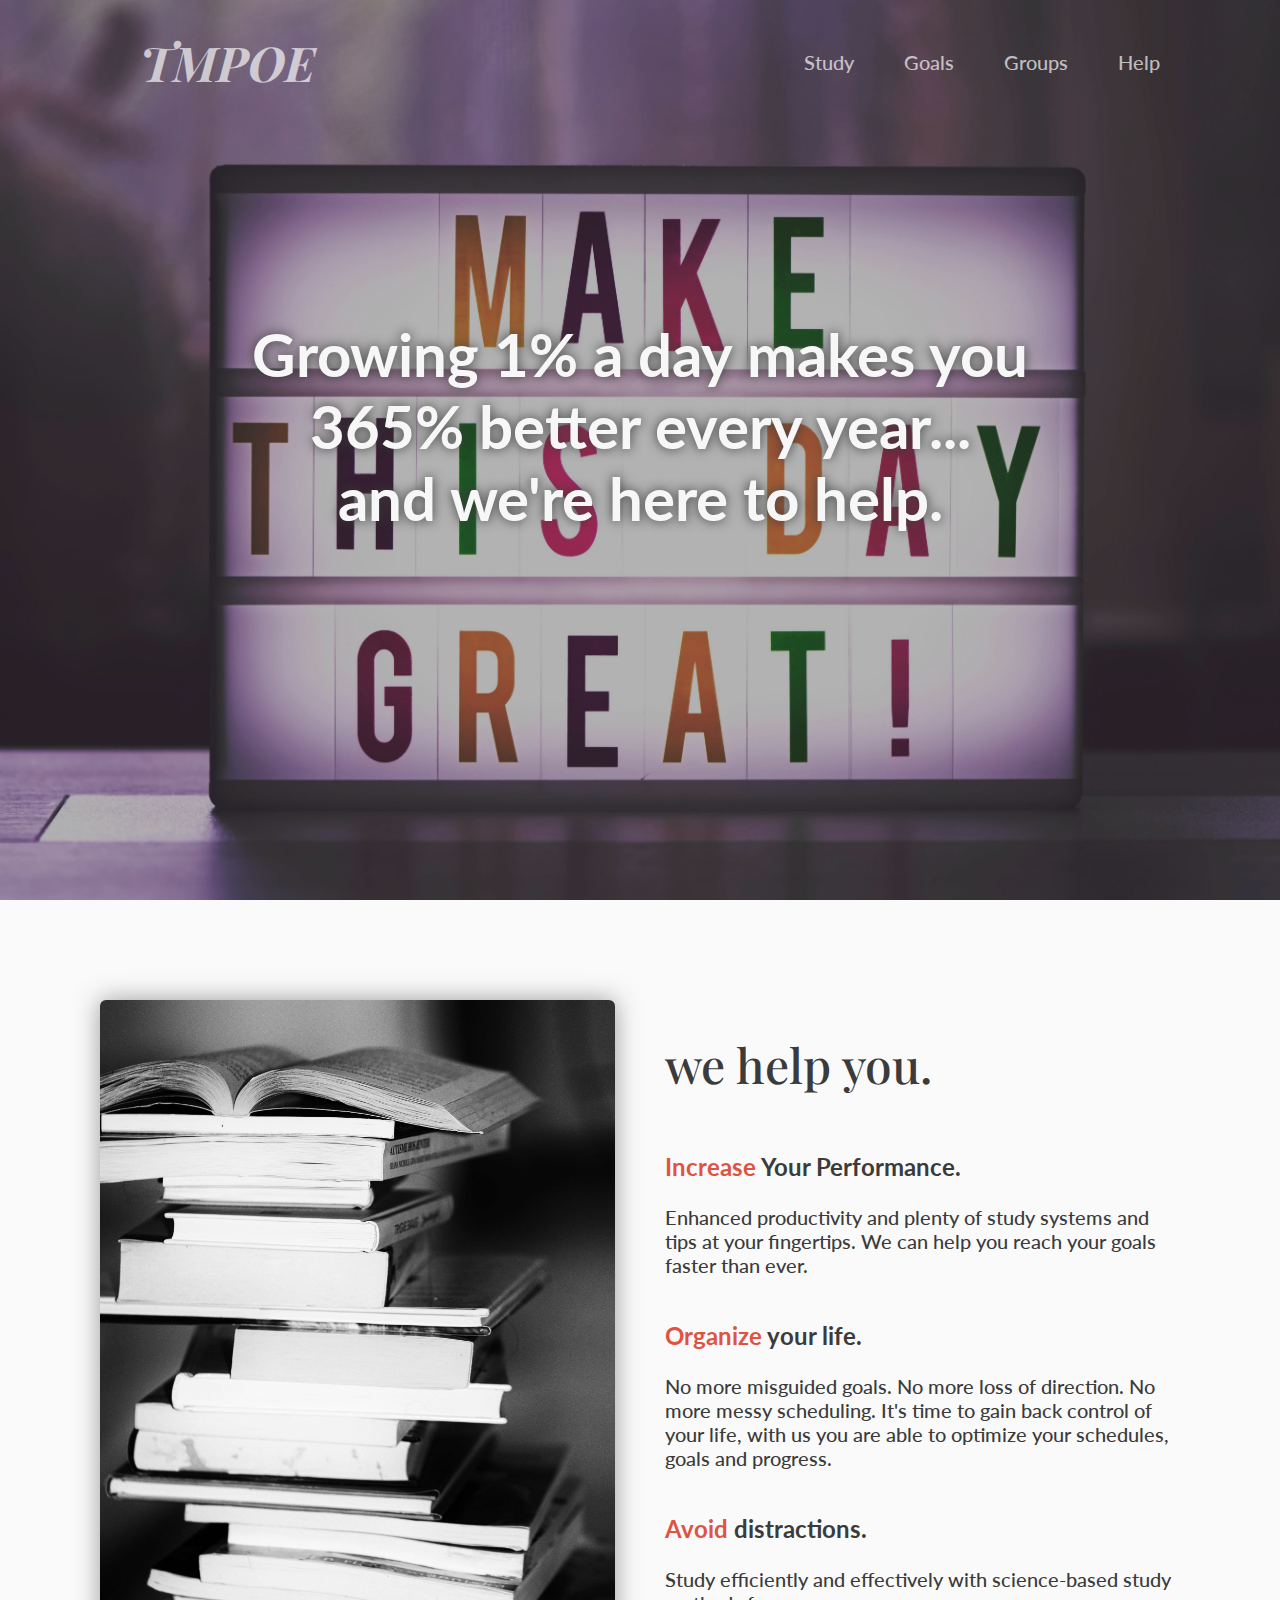
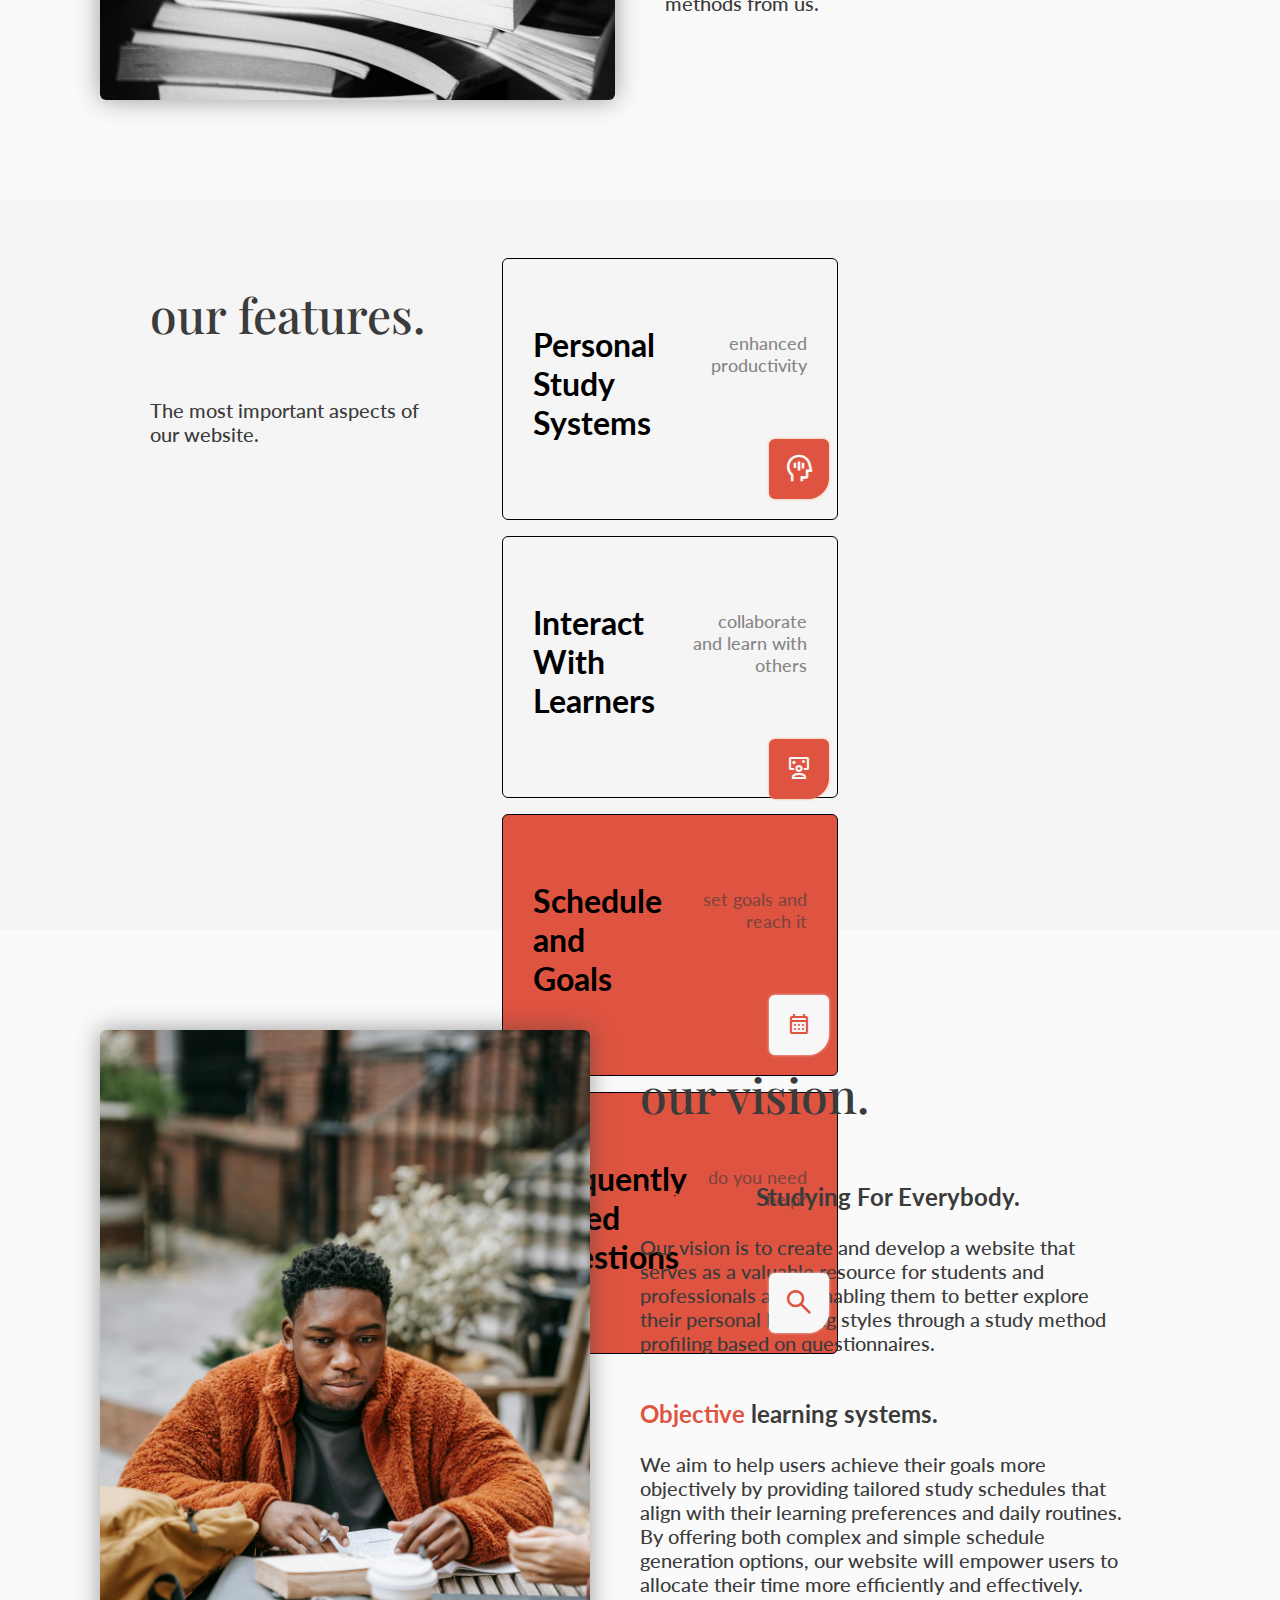
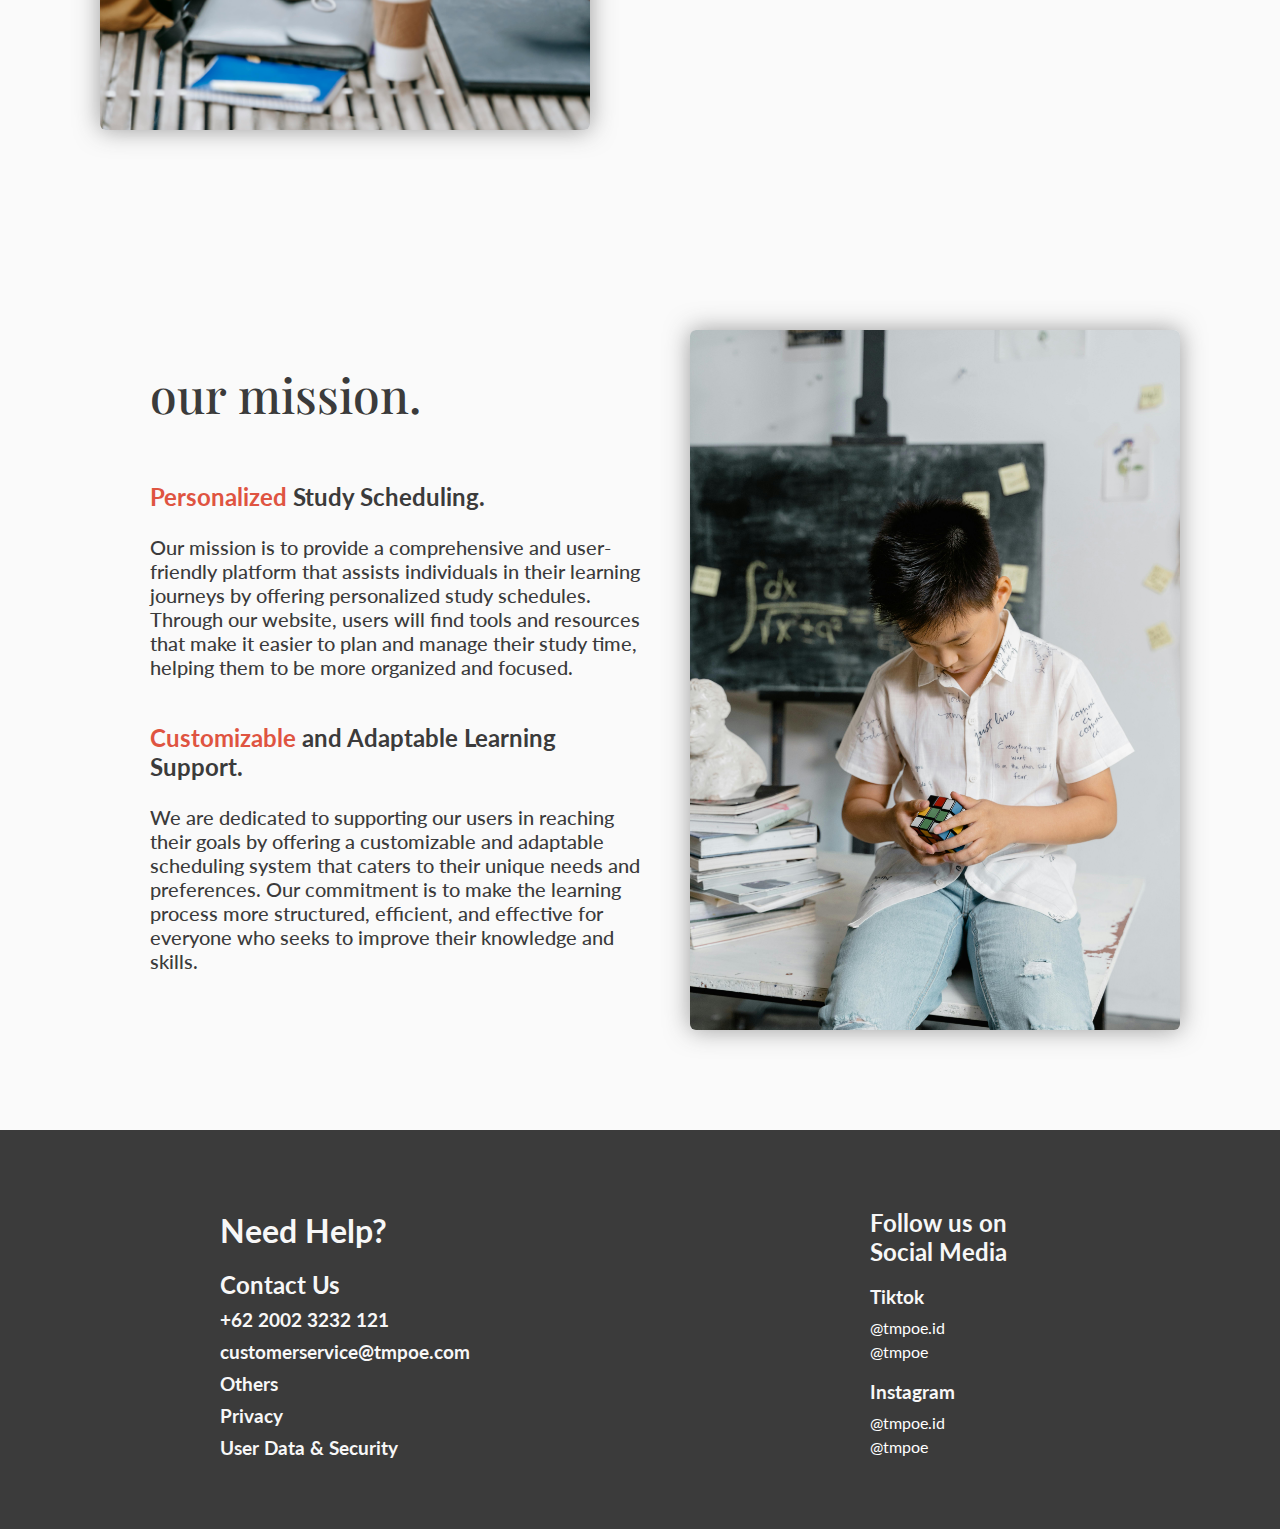
<file: homepage/index.html>
<!DOCTYPE html>
<html lang="en">
<head>
    <meta charset="UTF-8">
    <meta name="viewport" content="width=device-width, initial-scale=1.0">
    <title>Home</title>
    
    <link href="https://fonts.googleapis.com/css2?family=Playfair+Display:wght@500&display=swap" rel="stylesheet">
    <link rel="stylesheet" href="style.css">
    <link rel="preconnect" href="https://fonts.googleapis.com">
    <link rel="preconnect" href="https://fonts.gstatic.com" crossorigin>
    <link href="https://fonts.googleapis.com/css2?family=Lato:ital,wght@0,100;0,300;0,400;0,700;0,900;1,100;1,300;1,400;1,700;1,900&display=swap" rel="stylesheet">
    <link rel="stylesheet" href="https://fonts.googleapis.com/css2?family=Material+Symbols+Outlined:opsz,wght,FILL,GRAD@40,400,0,0" />
    <link rel="stylesheet" href="https://fonts.googleapis.com/css2?family=Material+Symbols+Outlined:opsz,wght,FILL,GRAD@40,400,0,0" />
    <link rel="stylesheet" href="https://fonts.googleapis.com/css2?family=Material+Symbols+Outlined:opsz,wght,FILL,GRAD@24,400,0,0" />
    <link rel="stylesheet" href="https://fonts.googleapis.com/css2?family=Material+Symbols+Outlined:opsz,wght,FILL,GRAD@24,400,0,0" />
</head>
<body>
    <section class="hero-section">
         <nav class="navbar">
            <a href="/homepage/index.html" class="logo">TMPOE</a>
            <div class="navbar-links">
                <a href="/studypage/index.html">Study</a>
                <a href="/goalspage/index.html">Goals</a>
                <a href="/groupspage/forumDiscussion.html">Groups</a>
                <a href="/helppage/ResolveProblemPagee.html">Help</a>
            </div>
        </nav>
        <div class="hero-image">
            <div class="hero-text">
                <h1>Growing 1% a day makes you<br>
                    365% better every year...<br>
                    and we're here to help.</h1>
            </div>
        </div>
    </section>
    <section class="start-section">
        <div class="content-container">
            <div class="image-container">
                
            </div>
            <div class="text-container">
                <h1>we help you.</h1>
                <div class="small-texts">
                    <h3><span>Increase</span> Your Performance.</h3>
                    <p>Enhanced productivity and plenty of study systems and tips at your fingertips. We can help you reach your goals faster than ever.</p>
                </div>
                <div class="small-texts">
                    <h3><span>Organize</span> your life.</h3>
                    <p>No more misguided goals. No more loss of direction. No more messy scheduling.

                        It's time to gain back control of your life, with us you are able to optimize your schedules, goals and progress.</p>
                </div>
                <div class="small-texts">
                    <h3><span>Avoid</span> distractions.</h3>
                    <p>Study efficiently and effectively with science-based study methods from us.</p>
                </div>
                
            </div>
        </div>
    </section>
    <section class="features-section">
        <div class="text-container">
            <h1>our features.</h1>
            <p>The most important aspects
                of our website.
            </p>
        </div>
        <div class="box-container">
            
            <div class="box2">
                <div class="left-part">
                    <h1>Personal Study Systems</h1>
                </div>
                <div class="right-part2">
                    <h3>enhanced productivity</h3>
                    <a href="../studypage/index.html"><button><span class="material-symbols-outlined" style="font-size: 32px">mindfulness </span></button></a>
                </div>
            </div>
            <div class="box2">
                <div class="left-part">
                    <h1>Interact With Learners</h1>
                </div>
                <div class="right-part2">
                    <h3>collaborate and learn with others</h3>
                    <a href="../groupspage/forumDiscussion.html"><button><span class="material-symbols-outlined">interactive_space</span></button></a>
                </div>
            </div>
            <div class="box">
                <div class="left-part">
                    <h1>Schedule and Goals</h1>
                </div>
                <div class="right-part1">
                    <h3>set goals and reach it</h3>
                    <a href="../goalspage/index.html"><button><span class="material-symbols-outlined">calendar_month </span></button></a>
                </div>
            </div>
            <div class="box">
                <div class="left-part">
                    <h1>Frequently Asked Questions</h1>
                </div>
                <div class="right-part1">
                    <h3>do you need help?</h3>
                    <a href="../helppage/faq.html"><button><span class="material-symbols-outlined" style="font-size: 32px;" >search</span></button></a>
                </div>
            </div>
        </div>
    </section>
    <section class="article-section">
        <div class="content-container">
            <div class="image-container">
                
            </div>
            <div class="text-container">
                <h1>our vision.</h1>
                <div class="small-texts">
                    <h3><span>Improving</span> Studying For Everybody.</h3>
                    <p>Our vision is to create and develop a website 
                        that serves as a valuable resource for students and 
                        professionals alike, enabling them to better explore 
                        their personal learning styles through a study 
                        method profiling based on questionnaires. </p>
                </div>
                <div class="small-texts">
                    <h3><span>Objective</span> learning systems.</h3>
                    <p>We aim to help users achieve their goals more 
                        objectively by providing tailored study schedules 
                        that align with their learning preferences and daily routines. 
                        By offering both complex and simple schedule generation options, 
                        our website will empower users to allocate their time more 
                        efficiently and effectively.</p>
                </div>
            </div>
            
        </div>
    </section>
    <section class="article-section">
        <div class="content-container">
            <div class="text-container">
                <h1>our mission.</h1>
                <div class="small-texts">
                    <h3><span>Personalized</span> Study Scheduling.</h3>
                    <p>Our mission is to provide a comprehensive and user-friendly platform 
                        that assists individuals in their learning journeys by offering personalized study schedules. 
                        Through our website, users will find tools and resources that make it easier
                         to plan and manage their study time, helping them to be more organized and focused. </p>
                </div>
                <div class="small-texts">
                    <h3><span>Customizable</span> and Adaptable Learning Support.</h3>
                    <p>We are dedicated to supporting our users in reaching their goals 
                        by offering a customizable and adaptable scheduling system that 
                        caters to their unique needs and preferences. 
                        Our commitment is to make the learning process more structured, 
                        efficient, and effective for everyone who seeks to improve their 
                        knowledge and skills.

                    </p>
                </div>
            </div>
            <div class="image-container2">
                
            </div>
        </div>
    </section>
    <footer class="footer">
        <div class="footerLeft">
            <h1>Need Help?</h1>
            <h2>Contact Us</h2>
            <h3>+62 2002 3232 121</h3>
            <h3>customerservice@tmpoe.com</h3>
            <h3>Others</h3>
            <h3>Privacy</h3>
            <h3>User Data & Security</h3>
        </div>
        <div class="footerRight">
            <h2>Follow us on<br>Social Media</h2>
            <h3>Tiktok</h3>
            <ul>
                <li><a href="#">@tmpoe.id</a></li>
                <li><a href="#">@tmpoe</a></li>
            </ul>
            <h3>Instagram</h3>
            <ul>
                <li><a href="#">@tmpoe.id</a></li>
                <li><a href="#">@tmpoe</a></li>
            </ul>
        </div>
    </footer>
</body>
</html>
</file>
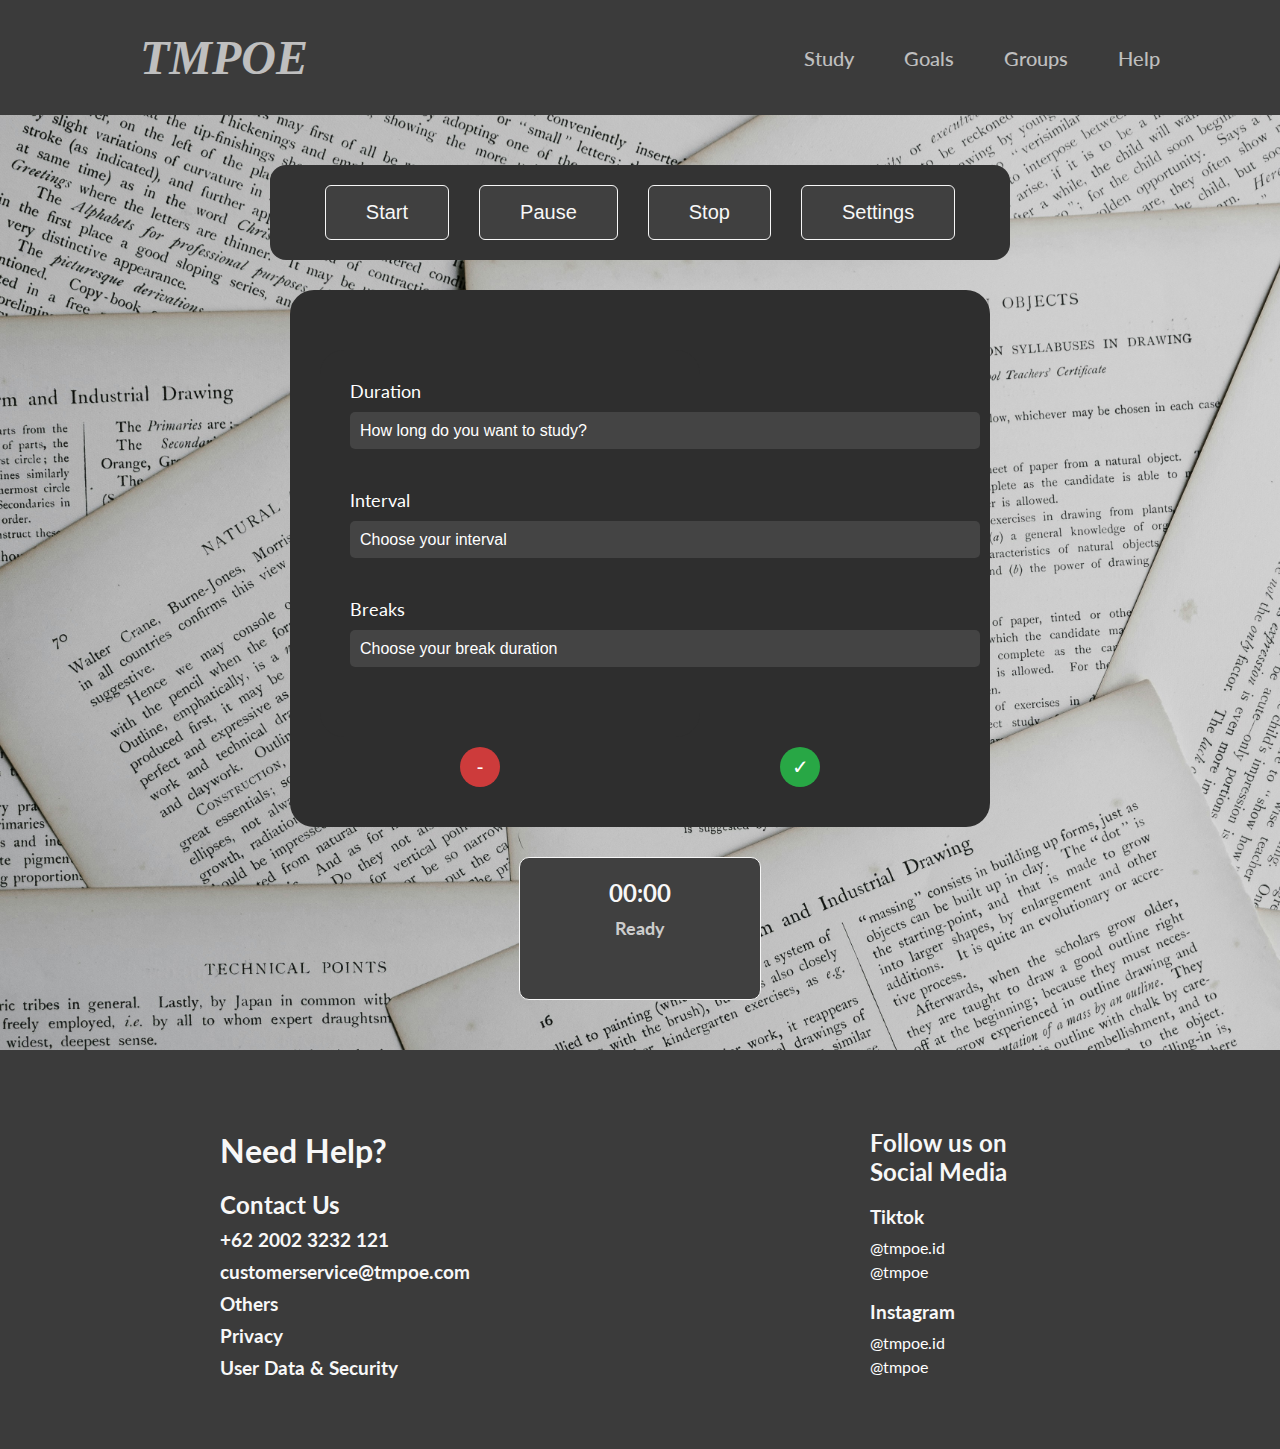
<file: studypage/index.html>
<!DOCTYPE html>
<html lang="en">
<head>
    <meta charset="UTF-8">
    <meta name="viewport" content="width=device-width, initial-scale=1.0">
    <title>Study</title>
    <link rel="stylesheet" href="style.css">
    <link rel="preconnect" href="https://fonts.googleapis.com">
    <link rel="preconnect" href="https://fonts.gstatic.com" crossorigin>
    <link href="https://fonts.googleapis.com/css2?family=Lato:ital,wght@0,100;0,300;0,400;0,700;0,900;1,100;1,300;1,400;1,700;1,900&display=swap" rel="stylesheet">
    <link rel="stylesheet" href="https://fonts.googleapis.com/css2?family=Material+Symbols+Outlined:opsz,wght,FILL,GRAD@24,400,0,0" />
    <link rel="stylesheet" href="https://fonts.googleapis.com/css2?family=Material+Symbols+Outlined:opsz,wght,FILL,GRAD@40,400,0,0" />
    <link rel="stylesheet" href="https://fonts.googleapis.com/css2?family=Material+Symbols+Outlined:opsz,wght,FILL,GRAD@40,400,0,0" />
    <link rel="stylesheet" href="https://fonts.googleapis.com/css2?family=Material+Symbols+Outlined:opsz,wght,FILL,GRAD@40,400,0,0" />
    <link rel="stylesheet" href="https://fonts.googleapis.com/css2?family=Material+Symbols+Outlined:opsz,wght,FILL,GRAD@24,400,0,0" />
    <link rel="stylesheet" href="https://fonts.googleapis.com/css2?family=Material+Symbols+Outlined:opsz,wght,FILL,GRAD@40,400,0,0" />
</head>
<body>
    <section class="hero-section">
        <nav class="navbar">
            <a href="../homepage/index.html" class="logo">TMPOE</a>
            <div class="navbar-links">
                <a href="../studypage/index.html">Study</a>
                <a href="../goalspage/index.html">Goals</a>
                <a href="../groupspage/forumDiscussion.html">Groups</a>
                <a href="../helppage/ResolveProblemPagee.html">Help</a>
            </div>
        </nav>
    </section>
    <section class="study-section">
        <div class="buttons-container">
            <button class="start" onclick="startStudySession()">Start</button>
            <button class="pause" onclick="pauseTimer()">Pause</button> <!-- <span class="material-symbols-outlined" style="font-size: 30px;">timer_pause</span> -->
            <button class="stop" onclick="stopTimer()">Stop</button> <!-- <span class="material-symbols-outlined" style="font-size: 30px;">timer_off</span> -->
            <button class="setting" onclick="showPopup()">Settings</button> <!-- <span class="material-symbols-outlined" style="font-size: 30px;">psychology</span> -->
        </div>
    

        <div class="container" id="popupOverlay">
            <div class="container">
                <div class="dropdown-container">
                    <label for="study-duration" class="dropdown-label">Duration</label>
                    <div class="custom-select-wrapper">
                        <select id="study-duration" class="dropdown">
                            <option value="3" disabled selected>How long do you want to study?</option>
                            <option value="30">30 mins</option>
                            <option value="60">60 mins</option>
                            <option value="90">90 mins</option>
                            <option value="120">120 mins</option>
                        </select>
                    </div>
                </div>
                
                <div class="dropdown-container">
                    <label for="study-interval" class="dropdown-label">Interval</label>
                    <div class="custom-select-wrapper">
                        <select id="study-interval" class="dropdown">
                            <option value="1" disabled selected>Choose your interval</option>
                            <option value="15">15 mins</option>
                            <option value="30">30 mins</option>
                            <option value="45">45 mins</option>
                            <option value="60">60 mins</option>
                        </select>
                    </div>
                </div>
                
                <div class="dropdown-container">
                    <label for="study-breaks" class="dropdown-label">Breaks</label>
                    <div class="custom-select-wrapper">
                        <select id="study-breaks" class="dropdown">
                            <option value="3" disabled selected>Choose your break duration</option>
                            <option value="3">3 mins</option>
                            <option value="5">5 mins</option>
                            <option value="10">10 mins</option>
                            <option value="15">15 mins</option>
                        </select>
                    </div>
                </div>
            </div>
            
            <div class="footer-tab">
                <button class="circle-button" onclick="hidePopup()">-</button>
                <button class="circle-button save-button" onclick="startStudySession()">✓</button>
            </div>
        
            
            
        </div>
        <div class="timer-container">
            <div id="timerDisplay">00:00</div>
            <div id="timerState">Ready</div>
            <div class="interval-container">
                <div id="intervalIndicators"></div>
            </div>
        </div>

        
        <div id="popup" class="popup" >
            <div class="popup-content">
                <span class="close" onclick="hidePopup()">&times;</span>
                <h2>Saved Information</h2>
                <p><strong>Duration:</strong> <span id="saved-duration"></span></p>
                <p><strong>Interval:</strong> <span id="saved-interval"></span></p>
                <p><strong>Breaks:</strong> <span id="saved-breaks"></span></p>
            </div>
        </div>
    </section>
    <footer class="footer">
        <div class="footerLeft">
            <h1>Need Help?</h1>
            <h2>Contact Us</h2>
            <h3>+62 2002 3232 121</h3>
            <h3>customerservice@tmpoe.com</h3>
            <h3>Others</h3>
            <h3>Privacy</h3>
            <h3>User Data & Security</h3>
        </div>
        <div class="footerRight">
            <h2>Follow us on<br>Social Media</h2>
            <h3>Tiktok</h3>
            <ul>
                <li><a href="#">@tmpoe.id</a></li>
                <li><a href="#">@tmpoe</a></li>
            </ul>
            <h3>Instagram</h3>
            <ul>
                <li><a href="#">@tmpoe.id</a></li>
                <li><a href="#">@tmpoe</a></li>
            </ul>
        </div>
    </footer>

    <script>
        let timerInterval;
let breakTimerInterval;
let remainingTime = 0;
let isPaused = false;
let timeBeforeBreak = 0;
let studyDuration = 0;
let intervalDuration = 0;
let breakDuration = 0;
let totalIntervals = 0;
let currentInterval = 0;

function startStudySession() {
    hidePopup();
    // Get selected durations
    studyDuration = parseInt(document.getElementById('study-duration').value);
    intervalDuration = parseInt(document.getElementById('study-interval').value);
    breakDuration = parseInt(document.getElementById('study-breaks').value);
    
    remainingTime = studyDuration * 60;
    timeBeforeBreak = 0;
    totalIntervals = Math.floor(studyDuration / intervalDuration);
    currentInterval = 0;
    updateTimer();
    createIntervalIndicators();
    document.getElementById('timerState').innerText = "Studying...";

    if (timerInterval) {
        clearInterval(timerInterval);
    }
    
    timerInterval = setInterval(updateStudyTimer, 1000); // Update timer every second
}

function updateStudyTimer() {
    remainingTime--;
    timeBeforeBreak++;
    updateTimer();
    if (timeBeforeBreak === intervalDuration * 60) {
        currentInterval++;
        timeBeforeBreak = 0;
        updateIntervalIndicators();
        clearInterval(timerInterval);
        startBreakTimer();
    }
    if (remainingTime <= 0) {
        clearInterval(timerInterval);
        alert("Time's up!");
    }
}

function updateBreakTimer() {
    breakDuration--;
    updateTimer();
    if (breakDuration <= 0) {
        clearInterval(breakTimerInterval);
        timerInterval = setInterval(updateStudyTimer, 1000);
        document.getElementById('timerState').innerText = "Studying...";
    }
}

function updateTimer() {
    let minutes = Math.floor(remainingTime / 60);
    let seconds = remainingTime % 60;

    seconds = seconds < 10 ? '0' + seconds : seconds;
    minutes = minutes < 10 ? '0' + minutes : minutes;

    document.getElementById('timerDisplay').innerHTML = minutes + ":" + seconds;
}

function createIntervalIndicators() {
    const intervalIndicators = document.getElementById('intervalIndicators');
    intervalIndicators.innerHTML = '';

    for (let i = 0; i < totalIntervals; i++) {
        const indicator = document.createElement('div');
        indicator.classList.add('interval-indicator');
        indicator.classList.add('remaining');
        intervalIndicators.appendChild(indicator);
    }
}

function updateIntervalIndicators() {
    const intervalIndicators = document.getElementById('intervalIndicators').children;

    for (let i = 0; i < totalIntervals; i++) {
        intervalIndicators[i].classList.remove('passed', 'remaining');
        if (i < currentInterval) {
            intervalIndicators[i].classList.add('passed');
        } else {
            intervalIndicators[i].classList.add('remaining');
        }
    }
}

function startBreakTimer() {
    document.getElementById('timerState').innerText = "Break";
    breakDuration = parseInt(document.getElementById('study-breaks').value);
    breakTimerInterval = setInterval(updateBreakTimer, 1000);
}

function pauseTimer() {
    if (isPaused) {
        resumeTimer();
    } else {
        clearInterval(timerInterval);
        clearInterval(breakTimerInterval);
        isPaused = true;
        document.getElementById('timerState').innerText = "Paused";
    }
}

function resumeTimer() {
    if (document.getElementById('timerState').innerText === "Break") {
        breakTimerInterval = setInterval(updateBreakTimer, 1000);
    } else {
        timerInterval = setInterval(updateStudyTimer, 1000);
    }
    isPaused = false;
    document.getElementById('timerState').innerText = "Studying...";
}

function stopTimer() {
    clearInterval(timerInterval);
    clearInterval(breakTimerInterval);
    remainingTime = 0;
    currentInterval = 0;
    updateTimer();
    updateIntervalIndicators();
    document.getElementById('timerState').innerText = "Stopped";
}

function showPopup() {
    document.getElementById('popupOverlay').style.display = 'block';
}

function hidePopup() {
    document.getElementById('popupOverlay').style.display = 'none';
    document.getElementById('popup').style.display = 'none';
}

    </script>

</body>
</html>
</file>
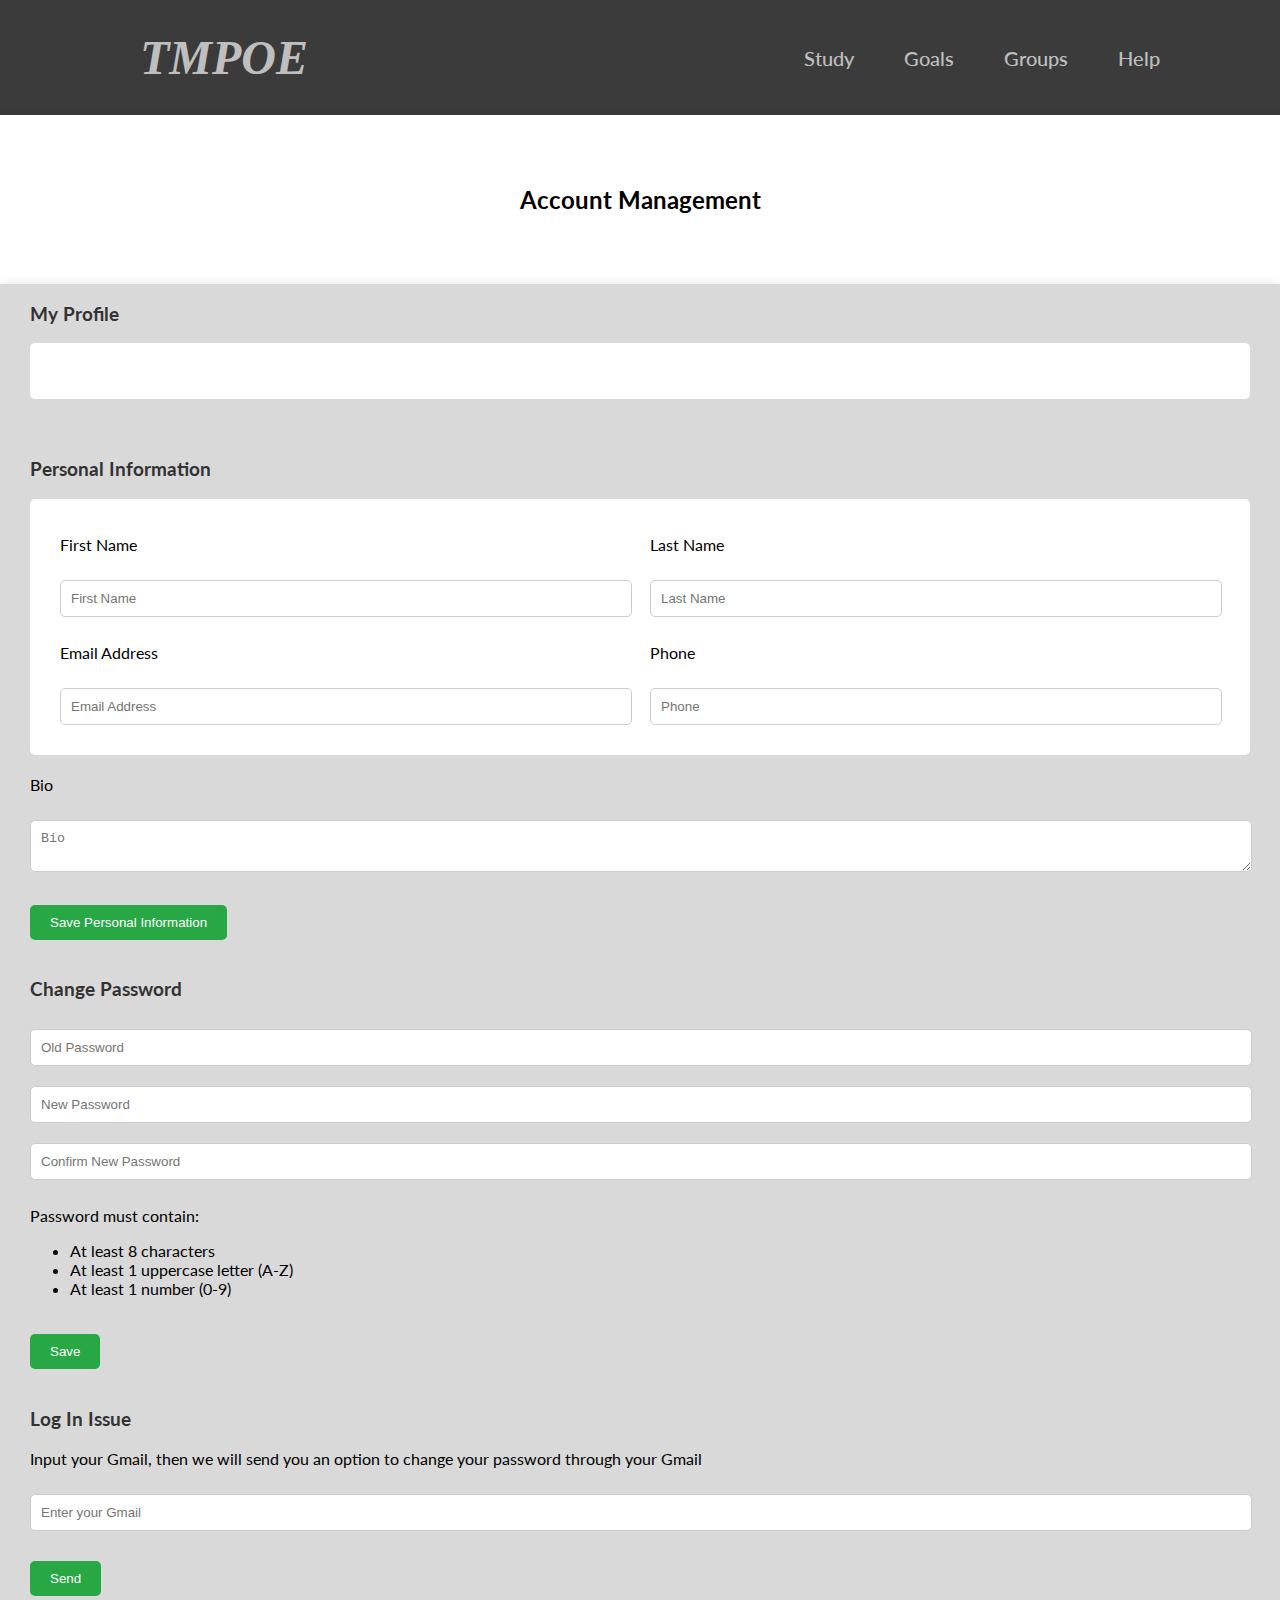
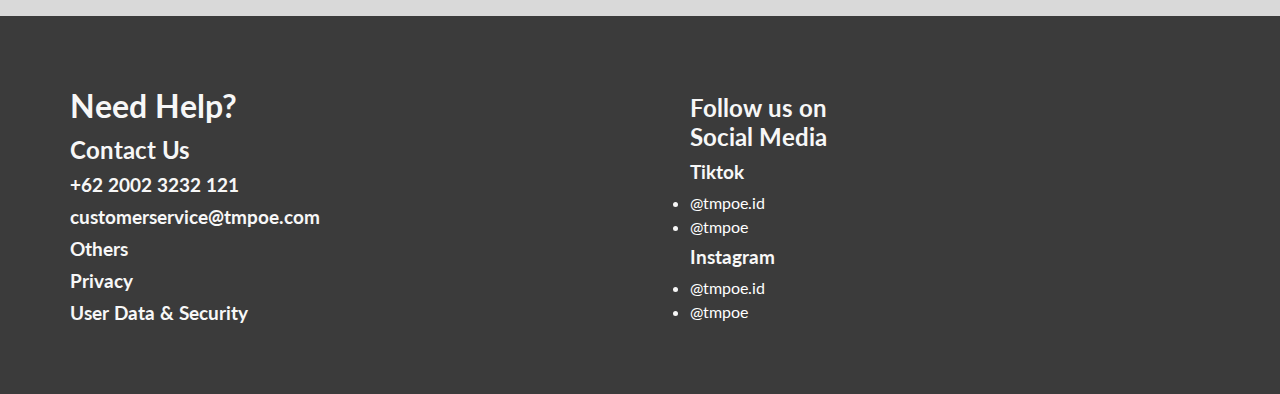
<file: helppage/accountManagementPage.html>
<!DOCTYPE html>
<html lang="en">
<head>
    <meta charset="UTF-8">
    <meta name="viewport" content="width=device-width, initial-scale=1.0">
    <link rel="preconnect" href="https://fonts.googleapis.com">
    <link rel="preconnect" href="https://fonts.gstatic.com" crossorigin>
    <link href="https://fonts.googleapis.com/css2?family=Lato:ital,wght@0,100;0,300;0,400;0,700;0,900&display=swap" rel="stylesheet">
    <title>Account Management - TMPOE</title>
    <style>
        body {
            margin: 0;
            font-family: 'Lato', sans-serif;
            background-color: #3b3b3b;
            display: flex;
            flex-direction: column;
            min-height: 100vh;
        }
        .navbar {
            display: flex;
            justify-content: space-between;
            align-items: center;
            padding: 10px 20px;
            background-color: none;
        }
        .navbar .logo {
            font-size: 48px;
            font-family: 'Playfair Display', serif;
            font-style: italic;
            font-weight: bold;
            margin-left: 100px;
            padding: 20px;
            text-decoration: none;
            color: #F7F7F7;
            opacity: 0.7;
            transition: all ease 300ms;
        }
        .navbar .logo:hover {
            opacity: 1;
            color: #FFFFFF;
        }
        .navbar-links {
            display: flex;
            align-items: center;
            margin-right: 100px;
        }
        .navbar-links a {
            font-family: 'Lato', sans-serif;
            font-weight: 500;
            font-size: 20px;
            color: #F7F7F7;
            opacity: 0.7;
            text-decoration: none;
            margin-left: 50px;
            transition: all ease 300ms;
        }
        .navbar-links a:hover {
            opacity: 1;
            color: #FFFFFF;
        }
        .container {
            background-color: #D9D9D9;
            box-shadow: 0 0 10px rgba(0,0,0,0.1);
            flex: 1;
            display: flex;
            flex-direction: column;
            justify-content: center;
            padding-left: 30px;
            padding-right: 30px;
        }
        .hero_section {
            background-color: #fff;
            box-shadow: 0 0 10px rgba(0,0,0,0.1);
            text-align: center;
            align-items: center;
            padding-top: 50px;
            padding-bottom: 50px;
        }
        .container h3 {
            color: #333;
            text-align: left;
        }
        .section {
            margin-bottom: 20px;
        }
        .profile-box, .info-box {
            display: flex;
            justify-content: space-between;
            padding: 20px;
            background-color: #fff;
            border-radius: 5px;
            margin-bottom: 20px;
        }
        .profile-box .left, .profile-box .right, .info-box .left, .info-box .right {
            flex: 1;
            padding: 0 10px;
        }
        input[type="text"], input[type="email"], input[type="password"], textarea {
            width: calc(100% - 20px);
            padding: 10px;
            margin: 10px 0;
            border: 1px solid #ccc;
            border-radius: 5px;
        }
        input[disabled], textarea[disabled] {
            background-color: #f0f0f0;
        }
        button {
            padding: 10px 20px;
            background-color: #28a745;
            color: white;
            border: none;
            border-radius: 5px;
            cursor: pointer;
            margin-top: 20px;
        }
        button:hover {
            background-color: #218838;
        }
        .footer {
            background-color: #3b3b3b;
            color: #F7F7F7;
            padding: 50px 20px;
            display: flex;
            justify-content: space-between;
            align-items: center;
        }
        .footerLeft, .footerRight {
            flex: 1;
            padding: 10px 50px;
        }
        .footerLeft h1, .footerLeft h2, .footerLeft h3, .footerRight h2, .footerRight h3 {
            margin: 10px 0;
        }
        .footerRight ul {
            padding-left: 0;
            margin: 0;
        }
        .footerRight ul li {
            margin-bottom: 5px;
        }
        .footerRight ul li a {
            display: inline-block;
            margin-right: 10px;
            color: white;
            text-decoration: none;
        }
    </style>
</head>
<body>
    <nav class="navbar">
        <a href="../homepage/index.html" class="logo">TMPOE</a>
        <div class="navbar-links">
            <a href="../studypage/index.html">Study</a>
            <a href="../goalspage/index.html">Goals</a>
            <a href="../groupspage/forumDiscussion.html">Groups</a>
            <a href="../helppage/ResolveProblemPagee.html">Help</a>
        </div>
    </nav>
    <div class="hero_section">
        <h2 style="text-align: center;">Account Management</h2>
    </div>
    <div class="container">
        <div class="section">
            <h3>My Profile</h3>
            <div class="profile-box">
                <div class="left">
                    <p id="profileNameDisplay"> <p id="profileRoleDisplay"> </p></p>
                </div>
            </div>
        </div>
        <div class="section">
            <h3>Personal Information</h3>
            <div class="info-box">
                <div class="left">
                    <p>First Name</p>
                    <input type="text" id="firstName" placeholder="First Name">
                    <p>Email Address</p>
                    <input type="email" id="email" placeholder="Email Address">
                </div>
                <div class="right">
                    <p>Last Name</p>
                    <input type="text" id="lastName" placeholder="Last Name">
                    <p>Phone</p>
                    <input type="text" id="phone" placeholder="Phone">
                </div>
            </div>
            <p>Bio</p>
            <textarea id="bio" placeholder="Bio"></textarea>
            <button id="savePersonalInfoButton" class="hidden" onclick="savePersonalInfo()">Save Personal Information</button>
        </div>
        <div class="section">
            <h3>Change Password</h3>
            <input type="password" id="oldPassword" placeholder="Old Password">
            <input type="password" id="newPassword" placeholder="New Password">
            <input type="password" id="confirmPassword" placeholder="Confirm New Password">
            <p>Password must contain:</p>
            <ul>
                <li>At least 8 characters</li>
                <li>At least 1 uppercase letter (A-Z)</li>
                <li>At least 1 number (0-9)</li>
            </ul>
            <button onclick="changePassword()">Save</button>
        </div>
        <div class="section">
            <h3>Log In Issue</h3>
            <p>Input your Gmail, then we will send you an option to change your password through your Gmail</p>
            <input type="email" id="forgotEmail" placeholder="Enter your Gmail" required>
            <button onclick="forgotPassword()">Send</button>
        </div>
    </div>

    <footer class="footer">
        <div class="footerLeft">
            <h1>Need Help?</h1>
            <h2>Contact Us</h2>
            <h3>+62 2002 3232 121</h3>
            <h3>customerservice@tmpoe.com</h3>
            <h3>Others</h3>
            <h3>Privacy</h3>
            <h3>User Data & Security</h3>
        </div>
        <div class="footerRight">
            <h2>Follow us on<br>Social Media</h2>
            <h3>Tiktok</h3>
            <ul>
                <li><a href="#">@tmpoe.id</a></li>
                <li><a href="#">@tmpoe</a></li>
            </ul>
            <h3>Instagram</h3>
            <ul>
                <li><a href="#">@tmpoe.id</a></li>
                <li><a href="#">@tmpoe</a></li>
            </ul>
        </div>
    </footer>

    <script>
        document.addEventListener('DOMContentLoaded', () => {
            loadProfile();
        });

        function loadProfile() {
            const firstName = document.getElementById('firstName').value;
            const lastName = document.getElementById('lastName').value;
            const email = document.getElementById('bio').value;

            document.getElementById('profileNameDisplay').innerText = `${firstName} ${ lastName}`;
            document.getElementById('profileRoleDisplay').innerText = `${email}`;   
        }

        function editPersonalInfo() {
            const inputs = document.querySelectorAll('.info-box input');
            inputs.forEach(input => input.disabled = false);
            document.getElementById('savePersonalInfoButton').classList.remove('hidden');
        }

        function savePersonalInfo() {
            const firstName = document.getElementById('firstName').value;
            const lastName = document.getElementById('lastName').value;
            const email = document.getElementById('email').value;
            const phone = document.getElementById('phone').value;
            if (firstName && lastName && email && phone) {
                alert('Personal information saved successfully');
                const inputs = document.querySelectorAll('.info-box input');
                inputs.forEach(input => input.disabled = true);
                document.getElementById('savePersonalInfoButton').classList.add('hidden');
                loadProfile();
            } else {
                alert('Please fill in all fields');
            }
        }

        function changePassword() {
            const oldPassword = document.getElementById('oldPassword').value;
            const newPassword = document.getElementById('newPassword').value;
            const confirmPassword = document.getElementById('confirmPassword').value;
            if (newPassword && newPassword.length >= 8 && /[A-Z]/.test(newPassword) && /[0-9]/.test(newPassword)) {
                if (newPassword === confirmPassword) {
                    alert('Password changed successfully');
                } else {
                    alert('New passwords do not match');
                }
            } else {
                alert('New password does not meet the requirements');
            }
        }

        function forgotPassword() {
            const email = document.getElementById('forgotEmail').value;
            const emailPattern = /^[a-zA-Z0-9._-]+@gmail\.com$/;
            if (email && emailPattern.test(email)) {
                alert('Password reset option has been sent to your email');
            } else {
                alert('Please enter a valid Gmail address');
            }
        }
    </script>
</body>
</html>
</file>
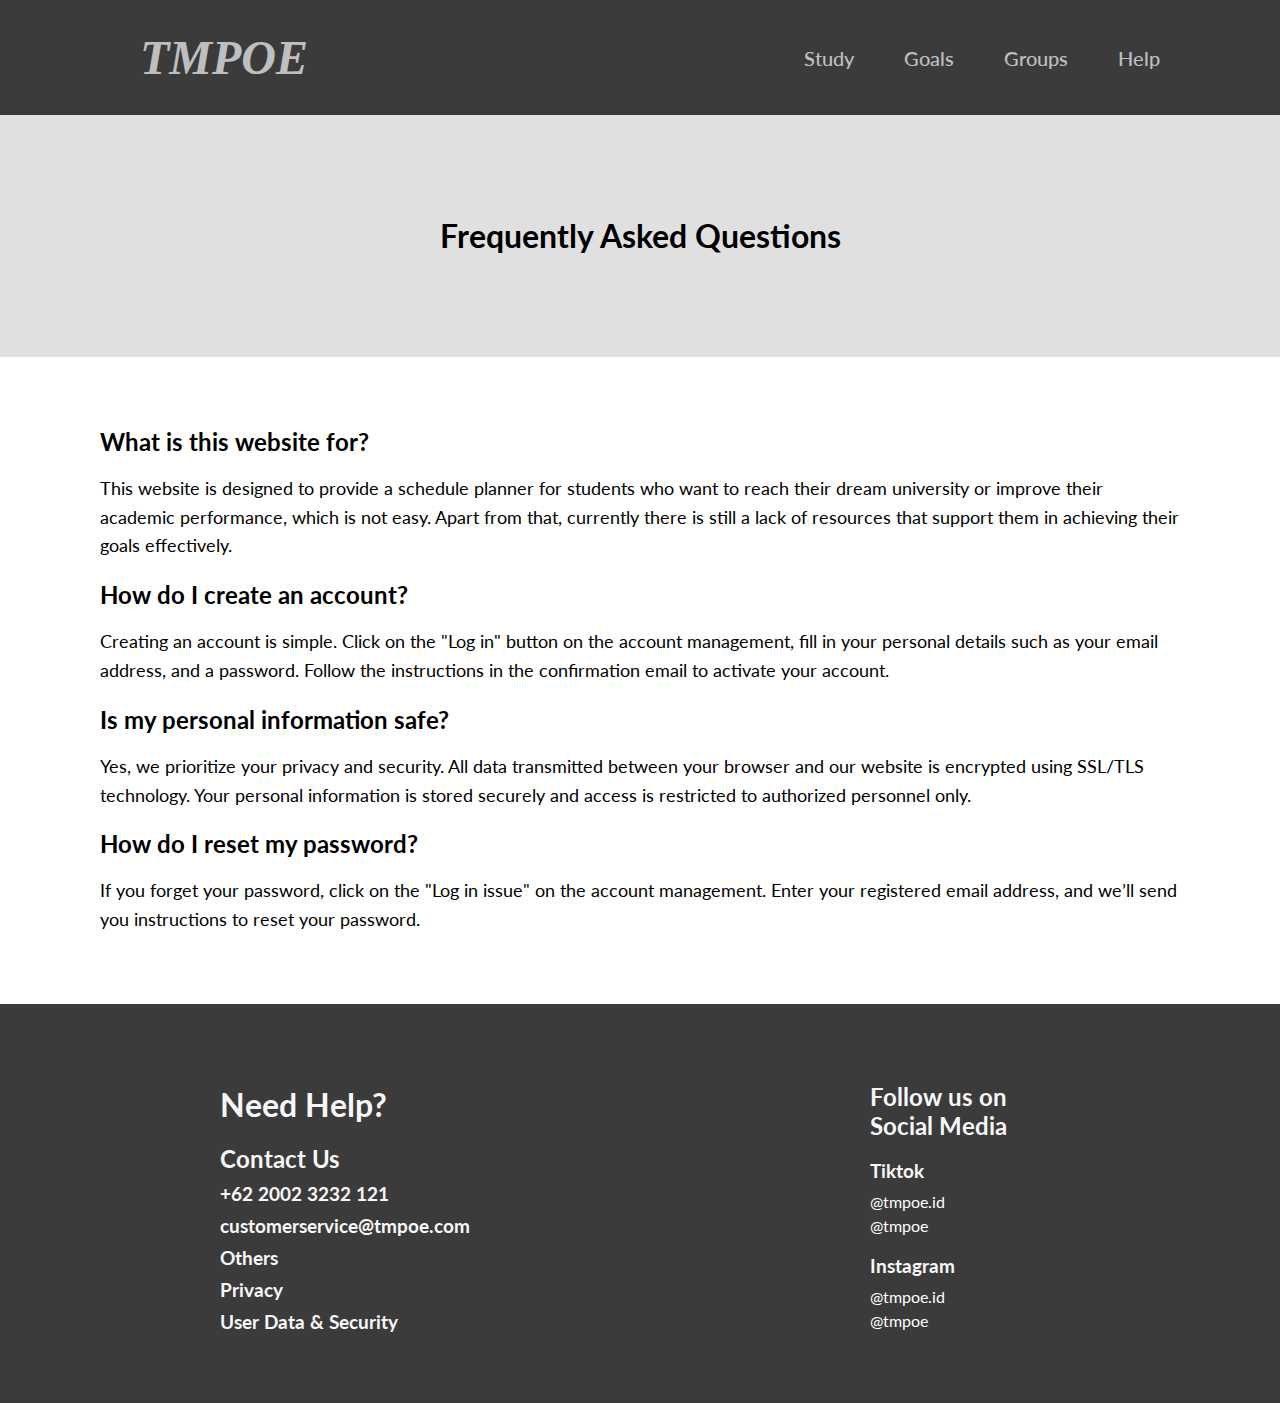
<file: helppage/faq.html>
<!DOCTYPE html>
<html lang="en">
<head>
    <meta charset="UTF-8">
    <meta name="viewport" content="width=device-width, initial-scale=1.0">
    <link rel="preconnect" href="https://fonts.googleapis.com">
    <link rel="preconnect" href="https://fonts.gstatic.com" crossorigin>
    <link href="https://fonts.googleapis.com/css2?family=Lato:ital,wght@0,100;0,300;0,400;0,700;0,900&display=swap" rel="stylesheet">
    <title>TMPOE FAQ</title>
    <style>
        body {
            margin: 0;
            font-family: 'Lato', sans-serif;
            background-color: #3b3b3b;
            color: #F7F7F7;
            display: flex;
            flex-direction: column;
            min-height: 100vh;
        }
        .navbar {
            display: flex;
            justify-content: space-between;
            align-items: center;
            padding: 10px 20px;
            background-color: none;
        }
        .navbar .logo {
            font-size: 48px;
            font-family: 'Playfair Display', serif;
            font-style: italic;
            font-weight: bold;
            margin-left: 100px;
            padding: 20px;
            text-decoration: none;
            color: #F7F7F7;
            opacity: 0.7;
            transition: all ease 300ms;
        }
        .navbar .logo:hover {
            opacity: 1;
            color: #FFFFFF;
        }
        .navbar-links {
            display: flex;
            align-items: center;
            margin-right: 100px;
        }
        .navbar-links a {
            font-family: 'Lato', sans-serif;
            font-weight: 500;
            font-size: 20px;
            color: #F7F7F7;
            opacity: 0.7;
            text-decoration: none;
            margin-left: 50px;
            transition: all ease 300ms;
        }
        .navbar-links a:hover {
            opacity: 1;
            color: #FFFFFF;
        }
        .faq-section {
            background-color: #fff;
            padding: 50px 100px;
            flex: 1;
        }
        .faq-section h1 {
            font-size: 36px;
            margin-bottom: 20px;
        }
        .faq {
            margin-bottom: 20px;
        }
        .faq h2 {
            font-size: 24px;
            margin-bottom: 10px;
        }
        .faq p {
            font-size: 18px;
            margin-bottom: 10px;
            line-height: 1.6;
        }
        .hero_section {
            background-color: #e0e0e0;
            box-shadow: 0 0 10px rgba(0,0,0,0.1);
            text-align: center;
            align-items: center;
            padding-top: 80px;  
            padding-bottom: 80px;
        }
        .footer {
            background-color: #3b3b3b;
            color: #F7F7F7;
            padding: 50px 20px;
            display: flex;
            justify-content: space-between;
            align-items: center;
            margin-top: auto;
        }
        .footerLeft,
        .footerRight {
            flex: 1;
            padding: 10px 200px;
        }
        .footerLeft h1 {
            margin-bottom: 20px;
        }
        .footerLeft h2,
        .footerLeft h3,
        .footerRight h2,
        .footerRight h3 {
            margin: 10px 0;
        }
        .footerRight li {
            list-style: none;
        }
        .footerRight a {
            color: white;
            text-decoration: none;
        }
        .footerRight h2 {
            margin-bottom: 20px;
        }
        .footerRight h3 {
            margin-bottom: 10px;
        }
        .footerRight ul {
            padding-left: 0;
            margin: 0;
        }
        .footerRight ul li {
            margin-bottom: 5px;
        }
        .footerRight ul li a {
            display: inline-block;
            margin-right: 10px;
        }
        .footerRight h3 {
            margin-top: 20px;
        }
        .footerRight ul.social-icons {
            display: flex;
            align-items: center;
        }
        .footerRight ul.social-icons li {
            margin-right: 20px;
        }
        .footerRight .social-icons {
            display: flex;
            flex-direction: row;
            align-items: center;
        }
        .footerRight .social-link {
            margin-right: 20px;
        }
        .footerRight .social-link:last-child {
            margin-right: 0;
        }
        .footerRight .social-link h3 {
            display: inline;
            margin-right: 5px;
        }
    </style>
</head>
<body>
     <nav class="navbar">
            <a href="/homepage/index.html" class="logo">TMPOE</a>
            <div class="navbar-links">
                <a href="/studypage/index.html">Study</a>
                <a href="/goalspage/index.html">Goals</a>
                <a href="/groupspage/forumDiscussion.html">Groups</a>
                <a href="/helppage/ResolveProblemPagee.html">Help</a>
            </div>
        </nav>
    <div class="hero_section">
        <h1 style="text-align: center;color: black;">Frequently Asked Questions</h1>
    </div>
    <div class="faq-section" style="color: black;">
        <div class="faq" >
            <h2>What is this website for?</h2>
            <p>This website is designed to provide a schedule planner for students who want to reach their dream university or improve their academic performance, which is not easy. Apart from that, currently there is still a lack of resources that support them in achieving their goals effectively.</p>
        </div>
        <div class="faq">
            <h2>How do I create an account?</h2>
            <p>Creating an account is simple. Click on the "Log in" button on the account management, fill in your personal details such as your email address, and a password. Follow the instructions in the confirmation email to activate your account.</p>
        </div>
        <div class="faq">
            <h2>Is my personal information safe?</h2>
            <p>Yes, we prioritize your privacy and security. All data transmitted between your browser and our website is encrypted using SSL/TLS technology. Your personal information is stored securely and access is restricted to authorized personnel only.</p>
        </div>
        <div class="faq">
            <h2>How do I reset my password?</h2>
            <p>If you forget your password, click on the "Log in issue" on the account management. Enter your registered email address, and we’ll send you instructions to reset your password.</p>
        </div>
    </div>

    <footer class="footer">
        <div class="footerLeft">
            <h1>Need Help?</h1>
            <h2>Contact Us</h2>
            <h3>+62 2002 3232 121</h3>
            <h3>customerservice@tmpoe.com</h3>
            <h3>Others</h3>
            <h3>Privacy</h3>
            <h3>User Data & Security</h3>
        </div>
        <div class="footerRight">
            <h2>Follow us on<br>Social Media</h2>
            <h3>Tiktok</h3>
            <ul>
                <li><a href="#">@tmpoe.id</a></li>
                <li><a href="#">@tmpoe</a></li>
            </ul>
            <h3>Instagram</h3>
            <ul>
                <li><a href="#">@tmpoe.id</a></li>
                <li><a href="#">@tmpoe</a></li>
            </ul>
        </div>
    </footer>
</body>
</html>
</file>
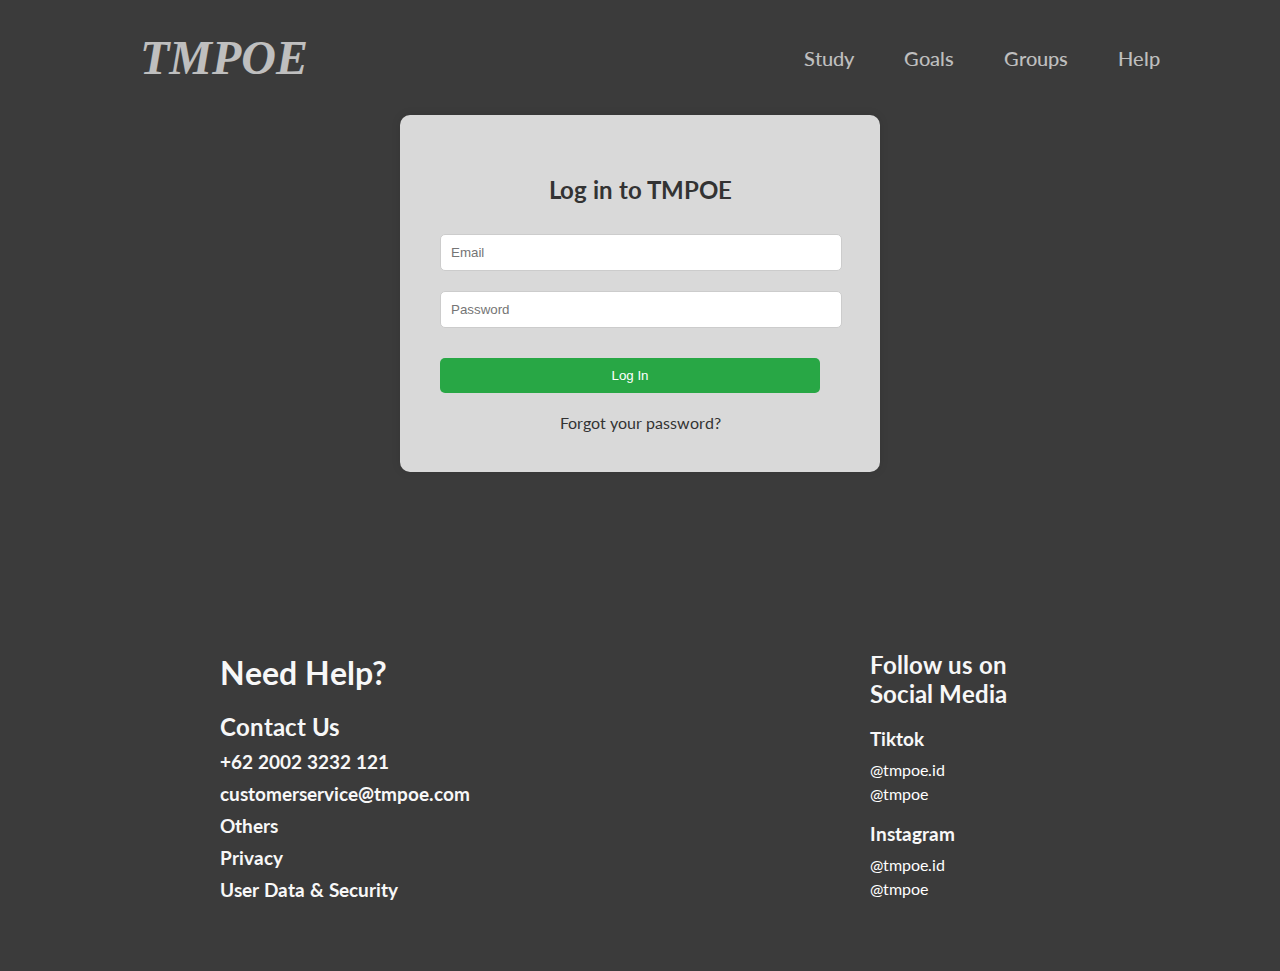
<file: helppage/loginpage.html>
<!DOCTYPE html>
<html lang="en">
<head>
    <meta charset="UTF-8">
    <meta name="viewport" content="width=device-width, initial-scale=1.0">
    <link rel="preconnect" href="https://fonts.googleapis.com">
    <link rel="preconnect" href="https://fonts.gstatic.com" crossorigin>
    <link href="https://fonts.googleapis.com/css2?family=Lato:ital,wght@0,100;0,300;0,400;0,700;0,900&display=swap" rel="stylesheet">
    <title>Log in to TMPOE</title>
    <style>
        body {
            margin: 0;
            font-family: 'Lato', sans-serif;
            background-color: #3b3b3b;
            display: flex;
            flex-direction: column;
            min-height: 100vh;
        }
        .navbar {
            display: flex;
            justify-content: space-between;
            align-items: center;
            padding: 10px 20px;
            background-color: none;
        }
        .navbar .logo {
            font-size: 48px;
            font-family: 'Playfair Display', serif;
            font-style: italic;
            font-weight: bold;
            margin-left: 100px;
            padding: 20px;
            text-decoration: none;
            color: #F7F7F7;
            opacity: 0.7;
            transition: all ease 300ms;
        }
        .navbar .logo:hover {
            opacity: 1;
            color: #FFFFFF;
        }
        .navbar-links {
            display: flex;
            align-items: center;
            margin-right: 100px;
        }
        .navbar-links a {
            font-family: 'Lato', sans-serif;
            font-weight: 500;
            font-size: 20px;
            color: #F7F7F7;
            opacity: 0.7;
            text-decoration: none;
            margin-left: 50px;
            transition: all ease 300ms;
        }
        .navbar-links a:hover {
            opacity: 1;
            color: #FFFFFF;
        }
        .login-container {
            background-color: #D9D9D9;
            padding: 40px;
            border-radius: 10px;
            box-shadow: 0 0 10px rgba(0,0,0,0.1);
            width: 400px;
            text-align: center;
            margin: 0 auto;
            flex: 1;
            display: flex;
            flex-direction: column;
            justify-content: center;
        }
        .login-container h2 {
            margin-bottom: 20px;
            color: #333;
        }
        .login-container input {
            width: calc(100% - 20px);
            padding: 10px;
            margin: 10px 0;
            border: 1px solid #ccc;
            border-radius: 5px;
        }
        .login-container button {
            width: calc(100% - 20px);
            padding: 10px;
            background-color: #28a745;
            color: white;
            border: none;
            border-radius: 5px;
            cursor: pointer;
            margin-top: 20px;
        }
        .login-container button:hover {
            background-color: #218838;
        }
        .login-container a {
            display: block;
            margin-top: 20px;
            color: #333;
            text-decoration: none;
        }
        .footer {
            background-color: #3b3b3b;
            color: #F7F7F7;
            padding: 50px 20px;
            display: flex;
            justify-content: space-between;
            align-items: center;
            grid-template-columns: 2;
            margin-top: 100px;
        }
        .footerLeft,
        .footerRight {
            flex: 1;
            padding: 10px 200px;
        }
        .footerRight {
            flex: 1;
            right: 10%;
        }
        .footerLeft h1 {
            margin-bottom: 20px;
        }
        .footerLeft h2,
        .footerLeft h3,
        .footerRight h2,
        .footerRight h3 {
            margin: 10px 0;
        }
        .footerRight li {
            list-style: none;
        }
        .footerRight a {
            color: white;
            text-decoration: none;
        }
        .footerRight h2 {
            margin-bottom: 20px;
        }
        .footerRight h3 {
            margin-bottom: 10px;
        }
        .footerRight ul {
            padding-left: 0;
            margin: 0;
        }
        .footerRight ul li {
            margin-bottom: 5px;
        }
        .footerRight ul li a {
            display: inline-block;
            margin-right: 10px;
        }
        .footerRight h3 {
            margin-top: 20px;
        }
        .footerRight ul.social-icons {
            display: flex;
            align-items: center;
        }
        .footerRight ul.social-icons li {
            margin-right: 20px;
        }
        .footerRight .social-icons {
            display: flex;
            flex-direction: row;
            align-items: center;
        }
        .footerRight .social-link {
            margin-right: 20px;
        }
        .footerRight .social-link:last-child {
            margin-right: 0;
        }
        .footerRight .social-link h3 {
            display: inline;
            margin-right: 5px;
        }
    </style>
</head>
<body>
    <nav class="navbar">
        <a href="../homepage/index.html" class="logo">TMPOE</a>
        <div class="navbar-links">
            <a href="../studypage/index.html">Study</a>
            <a href="../goalspage/index.html">Goals</a>
            <a href="../groupspage/forumDiscussion.html">Groups</a>
            <a href="../helppage/ResolveProblemPagee.html">Help</a>
        </div>
    </nav>

    <div class="login-container">
        <h2>Log in to TMPOE</h2>
        <input type="email" id="email" placeholder="Email" required>
        <input type="password" id="password" placeholder="Password" required>
        <button onclick="login()">Log In</button>
        <a href="#">Forgot your password?</a>
    </div>

    <footer class="footer">
        <div class="footerLeft">
            <h1>Need Help?</h1>
            <h2>Contact Us</h2>
            <h3>+62 2002 3232 121</h3>
            <h3>customerservice@tmpoe.com</h3>
            <h3>Others</h3>
            <h3>Privacy</h3>
            <h3>User Data & Security</h3>
        </div>
        <div class="footerRight">
            <h2>Follow us on<br>Social Media</h2>
            <h3>Tiktok</h3>
            <ul>
                <li><a href="#">@tmpoe.id</a></li>
                <li><a href="#">@tmpoe</a></li>
            </ul>
            <h3>Instagram</h3>
            <ul>
                <li><a href="#">@tmpoe.id</a></li>
                <li><a href="#">@tmpoe</a></li>
            </ul>
        </div>
    </footer>

    <script>
        function login() {
            const email = document.getElementById('email').value;
            const password = document.getElementById('password').value;
            if (email && password) {
                // Simulate login success
                alert('Logged in successfully');
                // Redirect to forum discussion page
                window.location.href = 'accountmanagementPage.html';
            } else {
                alert('Please fill in both fields');
            }
        }
    </script>
</body>
</html>
</file>
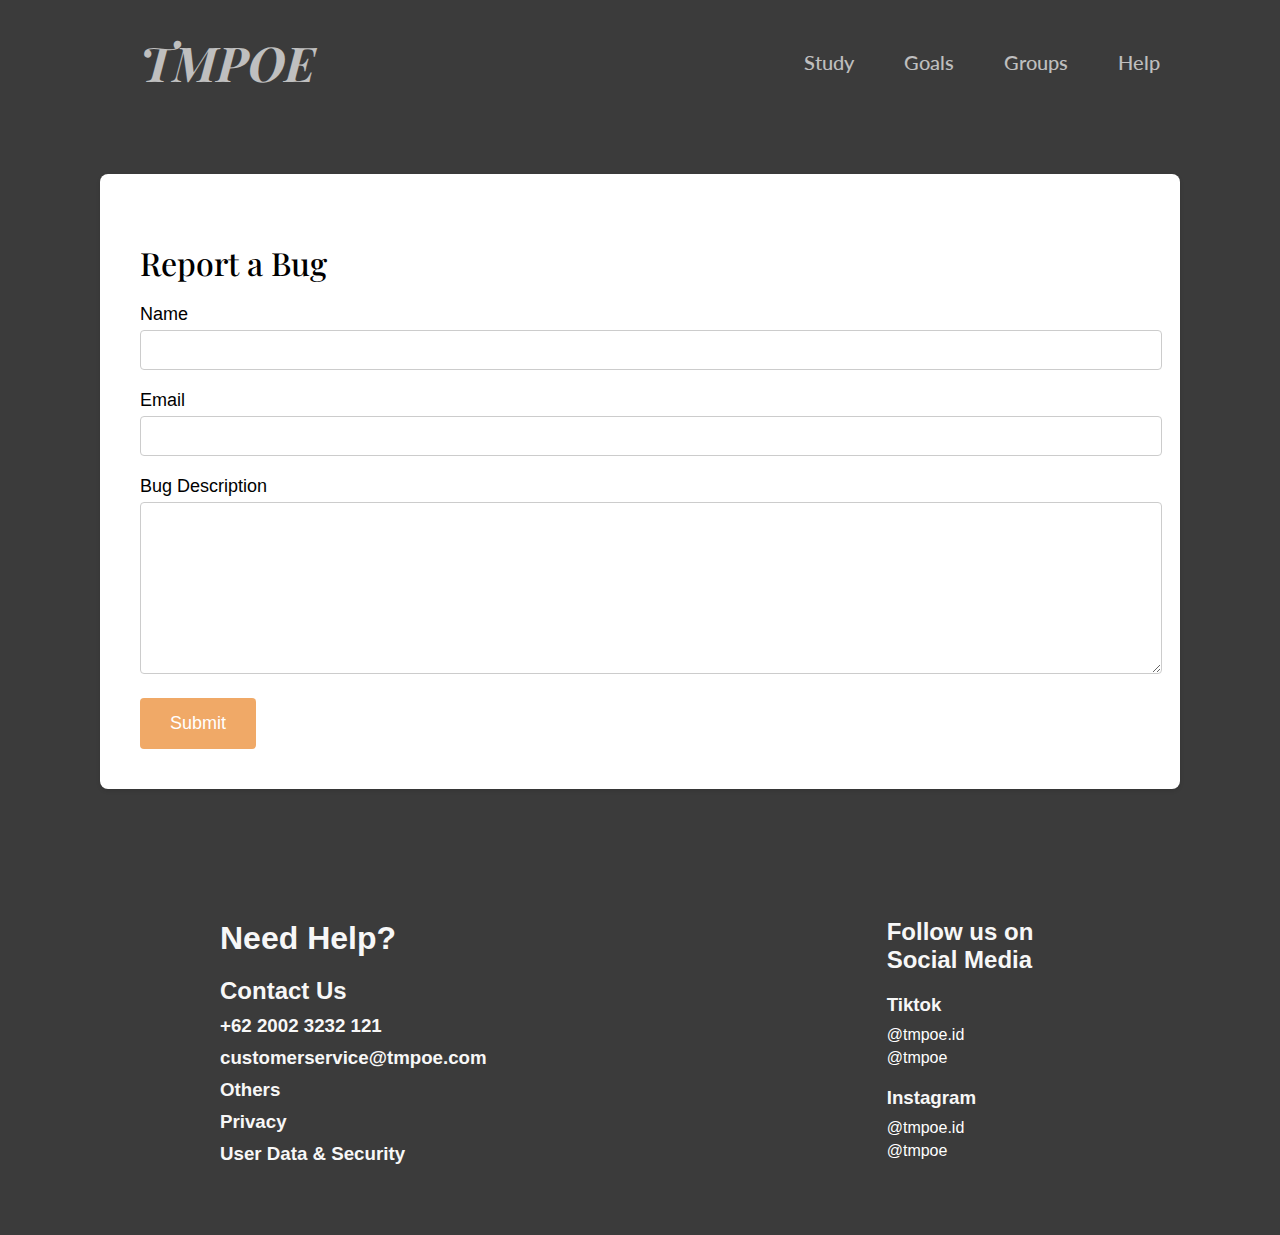
<file: helppage/reportBug.html>
<!DOCTYPE html>
<html lang="en">
<head>
    <meta charset="UTF-8">
    <meta name="viewport" content="width=device-width, initial-scale=1.0">
    <title>Report Bug</title>
    <link rel="preconnect" href="https://fonts.googleapis.com">
    <link rel="preconnect" href="https://fonts.gstatic.com" crossorigin>
    <link href="https://fonts.googleapis.com/css2?family=Lato:ital,wght@0,100;0,300;0,400;0,700;0,900;1,100;1,300;1,400;1,700;1,900&display=swap" rel="stylesheet">
    <link href="https://fonts.googleapis.com/css2?family=Playfair+Display:wght@500&display=swap" rel="stylesheet">
    <style>
        body {
            margin: 0;
            font-family: Arial, sans-serif;
            background-color: #3b3b3b;
        }
        .navbar {
            display: flex;
            justify-content: space-between;
            align-items: center;
            padding: 10px 20px;
            background-color: none;
            
        }
        .navbar .logo {
            font-size: 48px;
            font-family: 'Playfair Display',serif;
            font-style: italic;
            font-weight: bold;
            margin-left: 100px;
            padding: 20px;
            text-decoration: none;
            color: #F7F7F7;
            opacity: 0.7;
            transition: all ease 300ms;
        }
        .navbar .logo:hover {
            opacity: 1;
            color: #FFFFFF;
        }
        .navbar-links {
            display: flex;
            align-items: center;
            margin-right: 100px;
        }
        .navbar-links a {
            font-family: 'Lato', sans-serif;
            font-weight: 500;
            font-size: 20px;
            color: #F7F7F7;
            opacity: 0.7;
            text-decoration: none;
            margin-left: 50px;
            transition: all ease 300ms;
        }
        .navbar-links a:hover {
            opacity: 1;
            color: #FFFFFF;

        }
        .container {
            padding: 50px 100px;
        }
        .report-bug-form {
            background-color: #FFF;
            padding: 40px;
            border-radius: 8px;
            box-shadow: 0 2px 4px rgba(0,0,0,0.1);
        }
        .report-bug-form h2 {
            font-family: 'Playfair Display', serif;
            font-weight: 500;
            font-size: 32px;
            margin-bottom: 20px;
        }
        .form-group {
            margin-bottom: 20px;
        }
        .form-group label {
            display: block;
            font-size: 18px;
            margin-bottom: 5px;
        }
        .form-group input,
        .form-group textarea {
            width: 100%;
            padding: 10px;
            font-size: 16px;
            border: 1px solid #ccc;
            border-radius: 4px;
        }
        .form-group textarea {
            resize: vertical;
            height: 150px;
        }
        .submit-btn {
            background-color: #F0A967;
            color: #FFF;
            border: none;
            padding: 15px 30px;
            font-size: 18px;
            border-radius: 4px;
            cursor: pointer;
            transition: background-color 0.3s;
        }
        .submit-btn:hover {
            background-color: #D98646;
        }
        .footer {
            background-color: #3b3b3b;
            color: #F7F7F7;
            padding: 50px 20px;
            display: flex;
            justify-content: space-between;
            align-items: center; 
            grid-template-columns: 2;
        }
        .footerLeft,
        .footerRight {
            flex: 1;
            padding: 10px 200px;
        }

        .footerRight {
            flex: 1;
            right: 10%;
        }
        .footerLeft h1 {
            margin-bottom: 20px;
        }
        .footerLeft h2,
        .footerLeft h3,
        .footerRight h2,
        .footerRight h3 {
            margin: 10px 0;
        }
        .footerRight li {
            list-style: none;
        }
        .footerRight a {
            color: white;
            text-decoration: none;
        }
        .footerRight h2 {
            margin-bottom: 20px;
        }
        .footerRight h3 {
            margin-bottom: 10px;
        }
        .footerRight ul {
            padding-left: 0;
            margin: 0; 
        }
        .footerRight ul li {
            margin-bottom: 5px;
        }
        .footerRight ul li a {
            display: inline-block;
            margin-right: 10px;
        }
        
        .footerRight h3 {
            margin-top: 20px; 
        }
        .footerRight ul.social-icons {
            display: flex;
            align-items: center;
        }
        .footerRight ul.social-icons li {
            margin-right: 20px;
        }

        .footerRight .social-icons {
            display: flex;
            flex-direction: row;
            align-items: center;
        }

        .footerRight .social-link {
            margin-right: 20px;
        }

        .footerRight .social-link:last-child {
            margin-right: 0;
        }

        .footerRight .social-link h3 {
            display: inline;
            margin-right: 5px;
        }
        .popup {
            display: none;
            position: fixed;
            left: 50%;
            top: 50%;
            transform: translate(-50%, -50%);
            padding: 20px;
            background: white;
            border: 2px solid #ccc;
            box-shadow: 0 2px 4px rgba(0, 0, 0, 0.1);
            z-index: 1000;
        }
        .popup h3 {
            margin: 0;
            font-size: 24px;
        }
        .popup button {
            margin-top: 10px;
            padding: 10px 20px;
            background-color: #F0A967;
            color: #FFF;
            border: none;
            cursor: pointer;
            border-radius: 4px;
        }
        .popup button:hover {
            background-color: #D98646;
        }
        .overlay {
            display: none;
            position: fixed;
            top: 0;
            left: 0;
            width: 100%;
            height: 100%;
            background: rgba(0, 0, 0, 0.5);
            z-index: 999;
        }
    </style>
</head>
<body>
    <nav class="navbar">
        <a href="../homepage/index.html" class="logo">TMPOE</a>
        <div class="navbar-links">
            <a href="../studypage/index.html">Study</a>
            <a href="../goalspage/index.html">Goals</a>
            <a href="../groupspage/forumDiscussion.html">Groups</a>
            <a href="../helppage/ResolveProblemPagee.html">Help</a>
        </div>
    </nav>

    <div class="container">
        <div class="report-bug-form">
            <h2>Report a Bug</h2>
            <form onsubmit="handleSubmit(event)">
                <div class="form-group">
                    <label for="name">Name</label>
                    <input type="text" id="name" name="name" required>
                </div>
                <div class="form-group">
                    <label for="email">Email</label>
                    <input type="email" id="email" name="email" required>
                </div>
                <div class="form-group">
                    <label for="bug-description">Bug Description</label>
                    <textarea id="bug-description" name="bug-description" required></textarea>
                </div>
                <button type="submit" class="submit-btn">Submit</button>
            </form>
        </div>
    </div>

    <footer class="footer">
        <div class="footerLeft">
            <h1>Need Help?</h1>
            <h2>Contact Us</h2>
            <h3>+62 2002 3232 121</h3>
            <h3>customerservice@tmpoe.com</h3>
            <h3>Others</h3>
            <h3>Privacy</h3>
            <h3>User Data & Security</h3>
        </div>
        <div class="footerRight">
            <h2>Follow us on<br>Social Media</h2>
            <h3>Tiktok</h3>
            <ul>
                <li><a href="#">@tmpoe.id</a></li>
                <li><a href="#">@tmpoe</a></li>
            </ul>
            <h3>Instagram</h3>
            <ul>
                <li><a href="#">@tmpoe.id</a></li>
                <li><a href="#">@tmpoe</a></li>
            </ul>
        </div>
    </footer>

    <div class="overlay" id="overlay"></div>
    <div class="popup" id="popup">
        <h3>Thank you for your report!</h3>
        <button onclick="closePopup()">Close</button>
    </div>

    <script>
        function handleSubmit(event) {
            event.preventDefault();
            document.getElementById('overlay').style.display = 'block';
            document.getElementById('popup').style.display = 'block';
            
            document.getElementById('name').value = '';
            document.getElementById('email').value = '';
            document.getElementById('bug-description').value = '';
        }

        function closePopup() {
            document.getElementById('overlay').style.display = 'none';
            document.getElementById('popup').style.display = 'none';
        }
    </script>
</body>
</html>
</file>
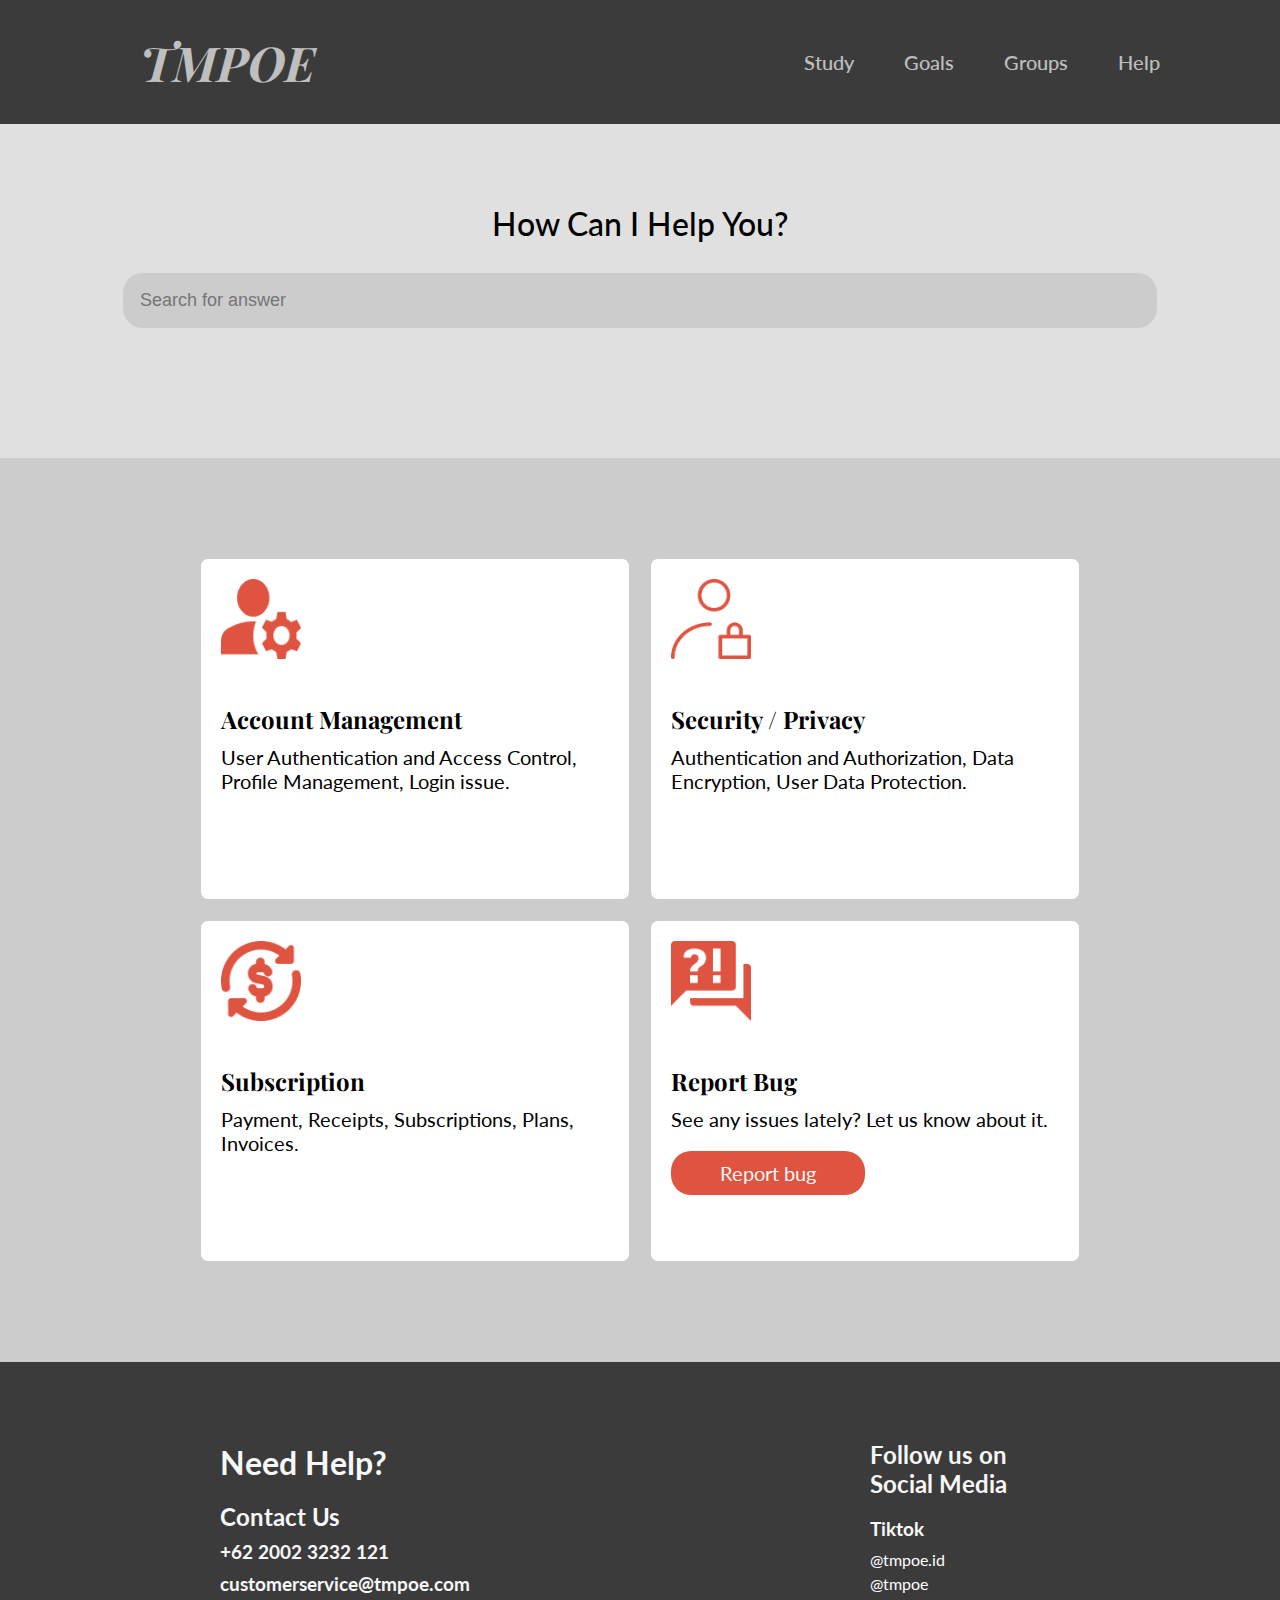
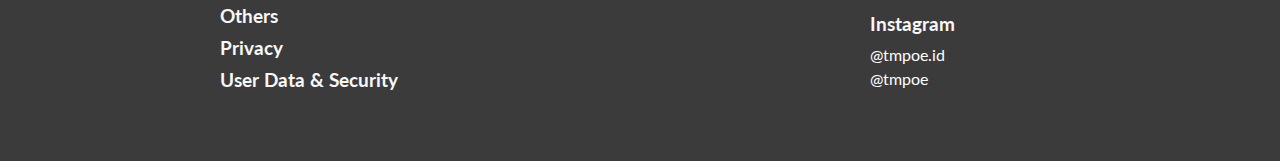
<file: helppage/ResolveProblemPagee.html>
<!DOCTYPE html>
<html lang="en">
<head>
    <meta charset="UTF-8">
    <meta name="viewport" content="width=device-width, initial-scale=1.0">
    <title>Support Page</title>
    <link rel="preconnect" href="https://fonts.googleapis.com">
    <link rel="preconnect" href="https://fonts.gstatic.com" crossorigin>
    <link href="https://fonts.googleapis.com/css2?family=Lato:ital,wght@0,100;0,300;0,400;0,700;0,900;1,100;1,300;1,400;1,700;1,900&display=swap" rel="stylesheet">
    <link href="https://fonts.googleapis.com/css2?family=Playfair+Display:wght@500&display=swap" rel="stylesheet">
    <style>
        body {
            margin: 0;
            font-family: 'Lato', sans-serif;
            background-color: #3b3b3b;
        }
        .navbar {
            display: flex;
            justify-content: space-between;
            align-items: center;
            padding: 10px 20px;
            background-color: none;
            
        }
        .navbar .logo {
            font-size: 48px;
            font-family: 'Playfair Display',serif;
            font-style: italic;
            font-weight: bold;
            margin-left: 100px;
            padding: 20px;
            text-decoration: none;
            color: #F7F7F7;
            opacity: 0.7;
            transition: all ease 300ms;
        }
        .navbar .logo:hover {
            opacity: 1;
            color: #FFFFFF;
        }
        .navbar-links {
            display: flex;
            align-items: center;
            margin-right: 100px;
        }
        .navbar-links a {
            font-family: 'Lato', sans-serif;
            font-weight: 500;
            font-size: 20px;
            color: #F7F7F7;
            opacity: 0.7;
            text-decoration: none;
            margin-left: 50px;
            transition: all ease 300ms;
        }
        .navbar-links a:hover {
            opacity: 1;
            color: #FFFFFF;

        }
        .banner {
            background-color: #E0E0E0;
            padding: 80px 20px;
            text-align: center;
        }
        .banner h1 {
            font-family: 'Lato', sans-serif;
            font-weight: 500;
            font-size: 32px;
            margin: 0 0 30px;
        }
        .search-box {
            display: flex;
            justify-content: center;
            margin-bottom: 50px;
        }
        .search-box input {
            width: 1000px;
            padding: 15px;
            font-size: 18px;
            border: 2px solid #ccc;
            border-radius: 20px;
            background-color: rgba(204, 204, 204, 1);
        }
        .support-sections a {
            text-decoration: none; 
            color: #000;
        }
        .support-sections {
            display: grid;
            grid-template-columns: repeat(2, 1fr);
            gap: 20px;
            padding: 20px;
            text-align: left;
            padding-left: 200px;
            padding-right: 200px;
            padding-top: 100px;
            padding-bottom: 100px;
            background-color:rgba(204, 204, 204, 1);
        }
        .support-section {
            background-color: #fff;
            border: 1px solid #ccc;
            border-radius: 8px;
            padding: 20px;
            transition: all ease 300ms;
            color: #000;
            position: relative;
            height: 300px;
        }
        .support-section:hover {
            transform: scale(1.05);
            border-color: #000;
        }
        .support-section img {
            width: 80px;
            height: 80px;
            margin-right: 20px;
            float: left;
        }
        .support-section h2 {
            font-family: 'Playfair Display', serif;
            font-weight: bold;
            font-size: 24px;
            margin: 10px 0;
        }
        .support-section p {
            font-size: 20px;
            margin: 0;
        }
        .contact-support-container {
            width: 50%;
            text-align: center;
            margin-top: 20px;
        }
        .contact-support-button {
            background-color: #DF5441;
            padding: 10px 20px;
            color:#F7F7F7;
            border-radius: 20px;
            transition: all ease 300ms;
            text-decoration: none; 
        }
        .contact-support-button:hover {
            background-color: #cc4e3d;
        }
        .footer {
            background-color: #3b3b3b;
            color: #F7F7F7;
            padding: 50px 20px;
            display: flex;
            justify-content: space-between;
            align-items: center; 
            grid-template-columns: 2;
        }
        .footerLeft,
        .footerRight {
            flex: 1;
            padding: 10px 200px;
        }

        .footerRight {
            flex: 1;
            right: 10%;
        }
        .footerLeft h1 {
            margin-bottom: 20px;
        }
        .footerLeft h2,
        .footerLeft h3,
        .footerRight h2,
        .footerRight h3 {
            margin: 10px 0;
        }
        .footerRight li {
            list-style: none;
        }
        .footerRight a {
            color: white;
            text-decoration: none;
        }
        .footerRight h2 {
            margin-bottom: 20px;
        }
        .footerRight h3 {
            margin-bottom: 10px;
        }
        .footerRight ul {
            padding-left: 0;
            margin: 0; 
        }
        .footerRight ul li {
            margin-bottom: 5px;
        }
        .footerRight ul li a {
            display: inline-block;
            margin-right: 10px;
        }
        
        .footerRight h3 {
            margin-top: 20px; 
        }
        .footerRight ul.social-icons {
            display: flex;
            align-items: center;
        }
        .footerRight ul.social-icons li {
            margin-right: 20px;
        }

        .footerRight .social-icons {
            display: flex;
            flex-direction: row;
            align-items: center;
        }

        .footerRight .social-link {
            margin-right: 20px;
        }

        .footerRight .social-link:last-child {
            margin-right: 0;
        }

        .footerRight .social-link h3 {
            display: inline;
            margin-right: 5px;
        }
        
    </style>
</head>
<body>
     <nav class="navbar">
            <a href="/homepage/index.html" class="logo">TMPOE</a>
            <div class="navbar-links">
                <a href="/studypage/index.html">Study</a>
                <a href="/goalspage/index.html">Goals</a>
                <a href="/groupspage/forumDiscussion.html">Groups</a>
                <a href="/helppage/ResolveProblemPagee.html">Help</a>
            </div>
        </nav>
    <section class="banner">
        <h1>How Can I Help You?</h1>
        <div class="search-box">
            <input type="text" id="searchInput" placeholder="Search for answer">
        </div>
    </section>
    <section class="support-sections">
        <div class="support-section">
            <a href="loginpage.html">
                <img src="../assets/Icon account.png" alt="Account Management"><br><br><br><br><br><br>
                <div>
                    <h2>Account Management</h2>
                    <p>User Authentication and Access Control, Profile Management, Login issue.</p>
                </div>
            </a>
        </div>
        <div class="support-section" >
            <a href="security.html">
                <img src="../assets/Group.png" alt="Security / Privacy"><br><br><br><br><br><br>
                <div>
                    <h2>Security / Privacy</h2>
                    <p>Authentication and Authorization, Data Encryption, User Data Protection.</p>
                </div>
            </a>
        </div>
        <div class="support-section">
            <a href="SubscriptionPage.html">
                <img src="../assets/Vector.png" alt="Subscription"><br><br><br><br><br><br>
                <div>
                    <h2>Subscription</h2>
                    <p>Payment, Receipts, Subscriptions, Plans, Invoices.</p>
                </div>
            </a>
        </div>
        <div class="support-section">
            <a href="../helppage/reportBug.html">
                <img src="../assets/Vec.png" alt="FAQ"><br><br><br><br><br><br>
                <div>
                    <h2>Report Bug</h2>
                    <p>See any issues lately? Let us know about it.</p>
                </div>
                <div class="contact-support-container">
                    <p class="contact-support-button">Report bug</p>
                </div>
            </a>
        </div>
    </section>
    <footer class="footer">
        <div class="footerLeft">
            <h1>Need Help?</h1>
            <h2>Contact Us</h2>
            <h3>+62 2002 3232 121</h3>
            <h3>customerservice@tmpoe.com</h3>
            <h3>Others</h3>
            <h3>Privacy</h3>
            <h3>User Data & Security</h3>
        </div>
        <div class="footerRight">
            <h2>Follow us on<br>Social Media</h2>
            <h3>Tiktok</h3>
            <ul>
                <li><a href="#">@tmpoe.id</a></li>
                <li><a href="#">@tmpoe</a></li>
            </ul>
            <h3>Instagram</h3>
            <ul>
                <li><a href="#">@tmpoe.id</a></li>
                <li><a href="#">@tmpoe</a></li>
            </ul>
        </div>
    </footer>
    <script>
        document.getElementById('searchInput').addEventListener('keypress', function (e) {
            if (e.key === 'Enter') {
                alert
            }
        })
    </script>
</body>

</html>
</file>
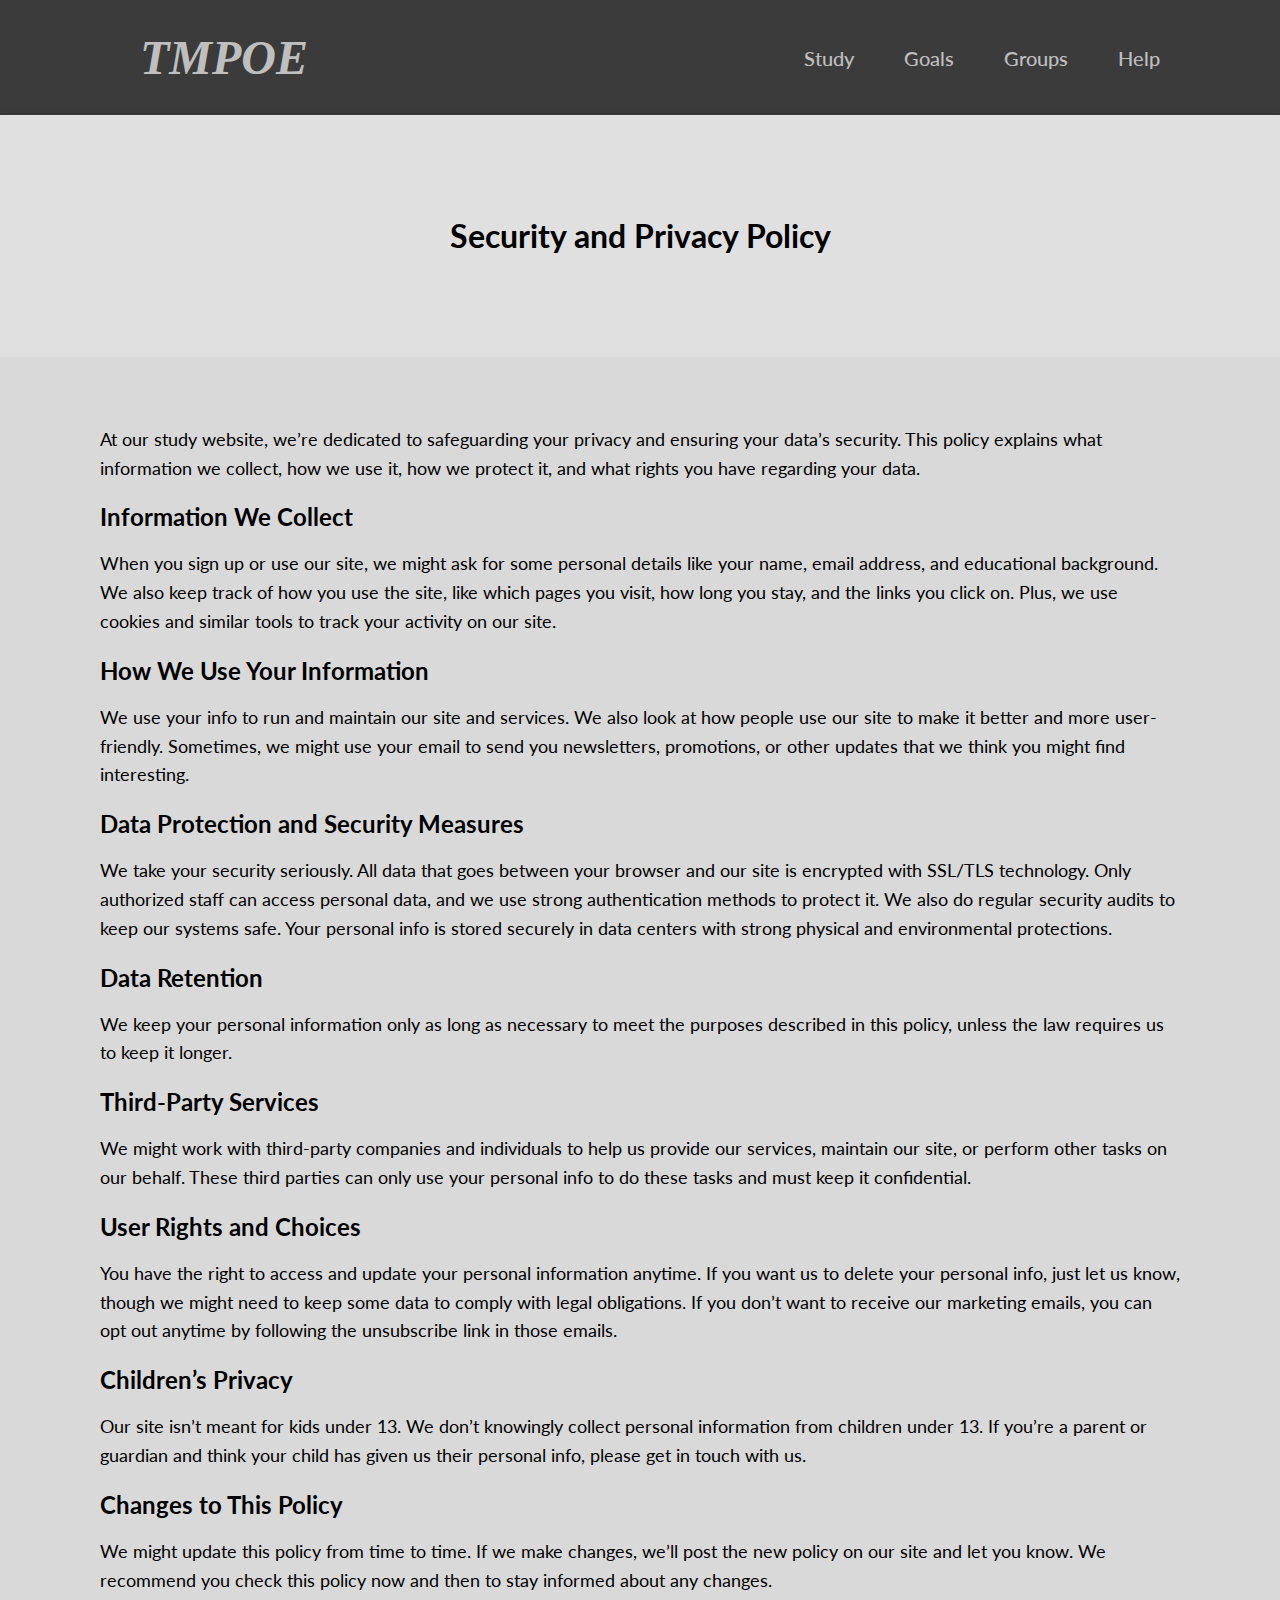
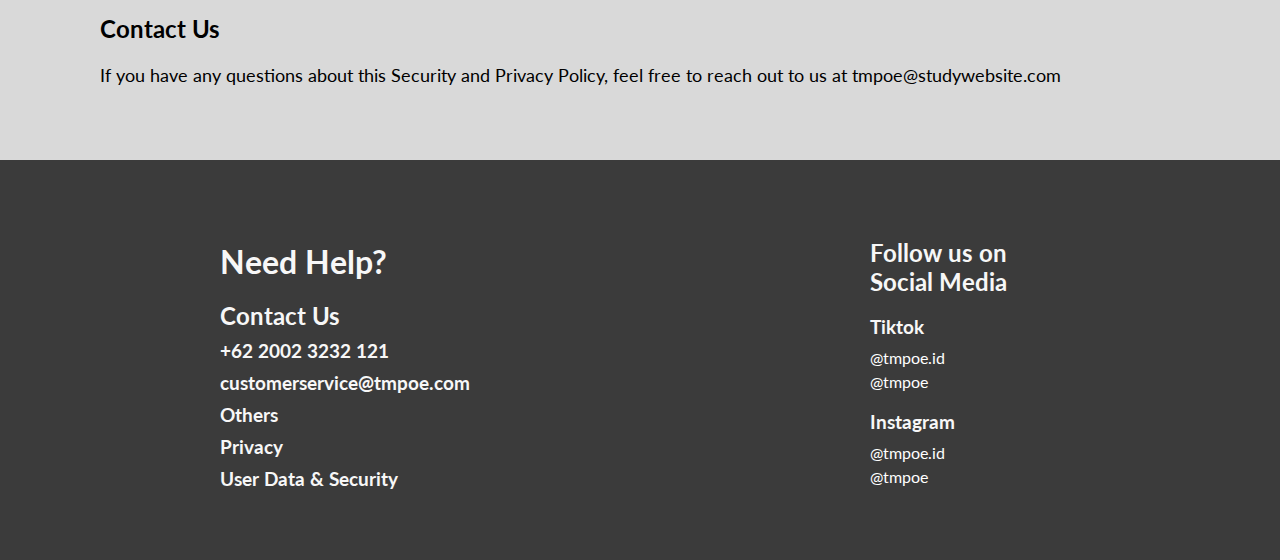
<file: helppage/security.html>
<!DOCTYPE html>
<html lang="en">
<head>
    <meta charset="UTF-8">
    <meta name="viewport" content="width=device-width, initial-scale=1.0">
    <link rel="preconnect" href="https://fonts.googleapis.com">
    <link rel="preconnect" href="https://fonts.gstatic.com" crossorigin>
    <link href="https://fonts.googleapis.com/css2?family=Lato:ital,wght@0,100;0,300;0,400;0,700;0,900&display=swap" rel="stylesheet">
    <title>TMPOE Security and Privacy Policy</title>
    <style>
        body {
            margin: 0;
            font-family: 'Lato', sans-serif;
            background-color: #3b3b3b;
            color: #F7F7F7;
            display: flex;
            flex-direction: column;
            min-height: 100vh;
        }
        .navbar {
            display: flex;
            justify-content: space-between;
            align-items: center;
            padding: 10px 20px;
            background-color: none;
        }
        .navbar .logo {
            font-size: 48px;
            font-family: 'Playfair Display', serif;
            font-style: italic;
            font-weight: bold;
            margin-left: 100px;
            padding: 20px;
            text-decoration: none;
            color: #F7F7F7;
            opacity: 0.7;
            transition: all ease 300ms;
        }
        .navbar .logo:hover {
            opacity: 1;
            color: #FFFFFF;
        }
        .navbar-links {
            display: flex;
            align-items: center;
            margin-right: 100px;
        }
        .navbar-links a {
            font-family: 'Lato', sans-serif;
            font-weight: 500;
            font-size: 20px;
            color: #F7F7F7;
            opacity: 0.7;
            text-decoration: none;
            margin-left: 50px;
            transition: all ease 300ms;
        }
        .navbar-links a:hover {
            opacity: 1;
            color: #FFFFFF;
        }
        .content-section {
            background-color: #d9d9d9;
            padding: 50px 100px;
            flex: 1;
        }
        .content-section h1 {
            font-size: 36px;
            margin-bottom: 20px;
        }
        .content-section h2 {
            font-size: 24px;
            margin-bottom: 10px;
        }
        .content-section p {
            font-size: 18px;
            margin-bottom: 20px;
            line-height: 1.6;
        }
        .hero_section {
            background-color: #e0e0e0;
            box-shadow: 0 0 10px rgba(0,0,0,0.1);
            text-align: center;
            align-items: center;
            padding-top: 80px;  
            padding-bottom: 80px;
        }
        .footer {
            background-color: #3b3b3b;
            color: #F7F7F7;
            padding: 50px 20px;
            display: flex;
            justify-content: space-between;
            align-items: center;
            margin-top: auto;
        }
        .footerLeft,
        .footerRight {
            flex: 1;
            padding: 10px 200px;
        }
        .footerLeft h1 {
            margin-bottom: 20px;
        }
        .footerLeft h2,
        .footerLeft h3,
        .footerRight h2,
        .footerRight h3 {
            margin: 10px 0;
        }
        .footerRight li {
            list-style: none;
        }
        .footerRight a {
            color: white;
            text-decoration: none;
        }
        .footerRight h2 {
            margin-bottom: 20px;
        }
        .footerRight h3 {
            margin-bottom: 10px;
        }
        .footerRight ul {
            padding-left: 0;
            margin: 0;
        }
        .footerRight ul li {
            margin-bottom: 5px;
        }
        .footerRight ul li a {
            display: inline-block;
            margin-right: 10px;
        }
        .footerRight h3 {
            margin-top: 20px;
        }
        .footerRight ul.social-icons {
            display: flex;
            align-items: center;
        }
        .footerRight ul.social-icons li {
            margin-right: 20px;
        }
        .footerRight .social-icons {
            display: flex;
            flex-direction: row;
            align-items: center;
        }
        .footerRight .social-link {
            margin-right: 20px;
        }
        .footerRight .social-link:last-child {
            margin-right: 0;
        }
        .footerRight .social-link h3 {
            display: inline;
            margin-right: 5px;
        }
    </style>
</head>
<body>
     <nav class="navbar">
            <a href="/homepage/index.html" class="logo">TMPOE</a>
            <div class="navbar-links">
                <a href="/studypage/index.html">Study</a>
                <a href="/goalspage/index.html">Goals</a>
                <a href="/groupspage/forumDiscussion.html">Groups</a>
                <a href="/helppage/ResolveProblemPagee.html">Help</a>
            </div>
        </nav>
    <div class="hero_section">
        <h1 style="text-align: center; color: black;">Security and Privacy Policy</h1>
    </div>
    <div class="content-section" style="color: black;">
        
        <p>At our study website, we’re dedicated to safeguarding your privacy and ensuring your data’s security. This policy explains what information we collect, how we use it, how we protect it, and what rights you have regarding your data.</p>
        
        <h2>Information We Collect</h2>
        <p>When you sign up or use our site, we might ask for some personal details like your name, email address, and educational background. We also keep track of how you use the site, like which pages you visit, how long you stay, and the links you click on. Plus, we use cookies and similar tools to track your activity on our site.</p>

        <h2>How We Use Your Information</h2>
        <p>We use your info to run and maintain our site and services. We also look at how people use our site to make it better and more user-friendly. Sometimes, we might use your email to send you newsletters, promotions, or other updates that we think you might find interesting.</p>

        <h2>Data Protection and Security Measures</h2>
        <p>We take your security seriously. All data that goes between your browser and our site is encrypted with SSL/TLS technology. Only authorized staff can access personal data, and we use strong authentication methods to protect it. We also do regular security audits to keep our systems safe. Your personal info is stored securely in data centers with strong physical and environmental protections.</p>

        <h2>Data Retention</h2>
        <p>We keep your personal information only as long as necessary to meet the purposes described in this policy, unless the law requires us to keep it longer.</p>

        <h2>Third-Party Services</h2>
        <p>We might work with third-party companies and individuals to help us provide our services, maintain our site, or perform other tasks on our behalf. These third parties can only use your personal info to do these tasks and must keep it confidential.</p>

        <h2>User Rights and Choices</h2>
        <p>You have the right to access and update your personal information anytime. If you want us to delete your personal info, just let us know, though we might need to keep some data to comply with legal obligations. If you don’t want to receive our marketing emails, you can opt out anytime by following the unsubscribe link in those emails.</p>

        <h2>Children’s Privacy</h2>
        <p>Our site isn’t meant for kids under 13. We don’t knowingly collect personal information from children under 13. If you’re a parent or guardian and think your child has given us their personal info, please get in touch with us.</p>

        <h2>Changes to This Policy</h2>
        <p>We might update this policy from time to time. If we make changes, we’ll post the new policy on our site and let you know. We recommend you check this policy now and then to stay informed about any changes.</p>

        <h2>Contact Us</h2>
        <p>If you have any questions about this Security and Privacy Policy, feel free to reach out to us at tmpoe@studywebsite.com</p>
    </div>

    <footer class="footer">
        <div class="footerLeft">
            <h1>Need Help?</h1>
            <h2>Contact Us</h2>
            <h3>+62 2002 3232 121</h3>
            <h3>customerservice@tmpoe.com</h3>
            <h3>Others</h3>
            <h3>Privacy</h3>
            <h3>User Data & Security</h3>
        </div>
        <div class="footerRight">
            <h2>Follow us on<br>Social Media</h2>
            <h3>Tiktok</h3>
            <ul>
                <li><a href="#">@tmpoe.id</a></li>
                <li><a href="#">@tmpoe</a></li>
            </ul>
            <h3>Instagram</h3>
            <ul>
                <li><a href="#">@tmpoe.id</a></li>
                <li><a href="#">@tmpoe</a></li>
            </ul>
        </div>
    </footer>
</body>
</html>
</file>
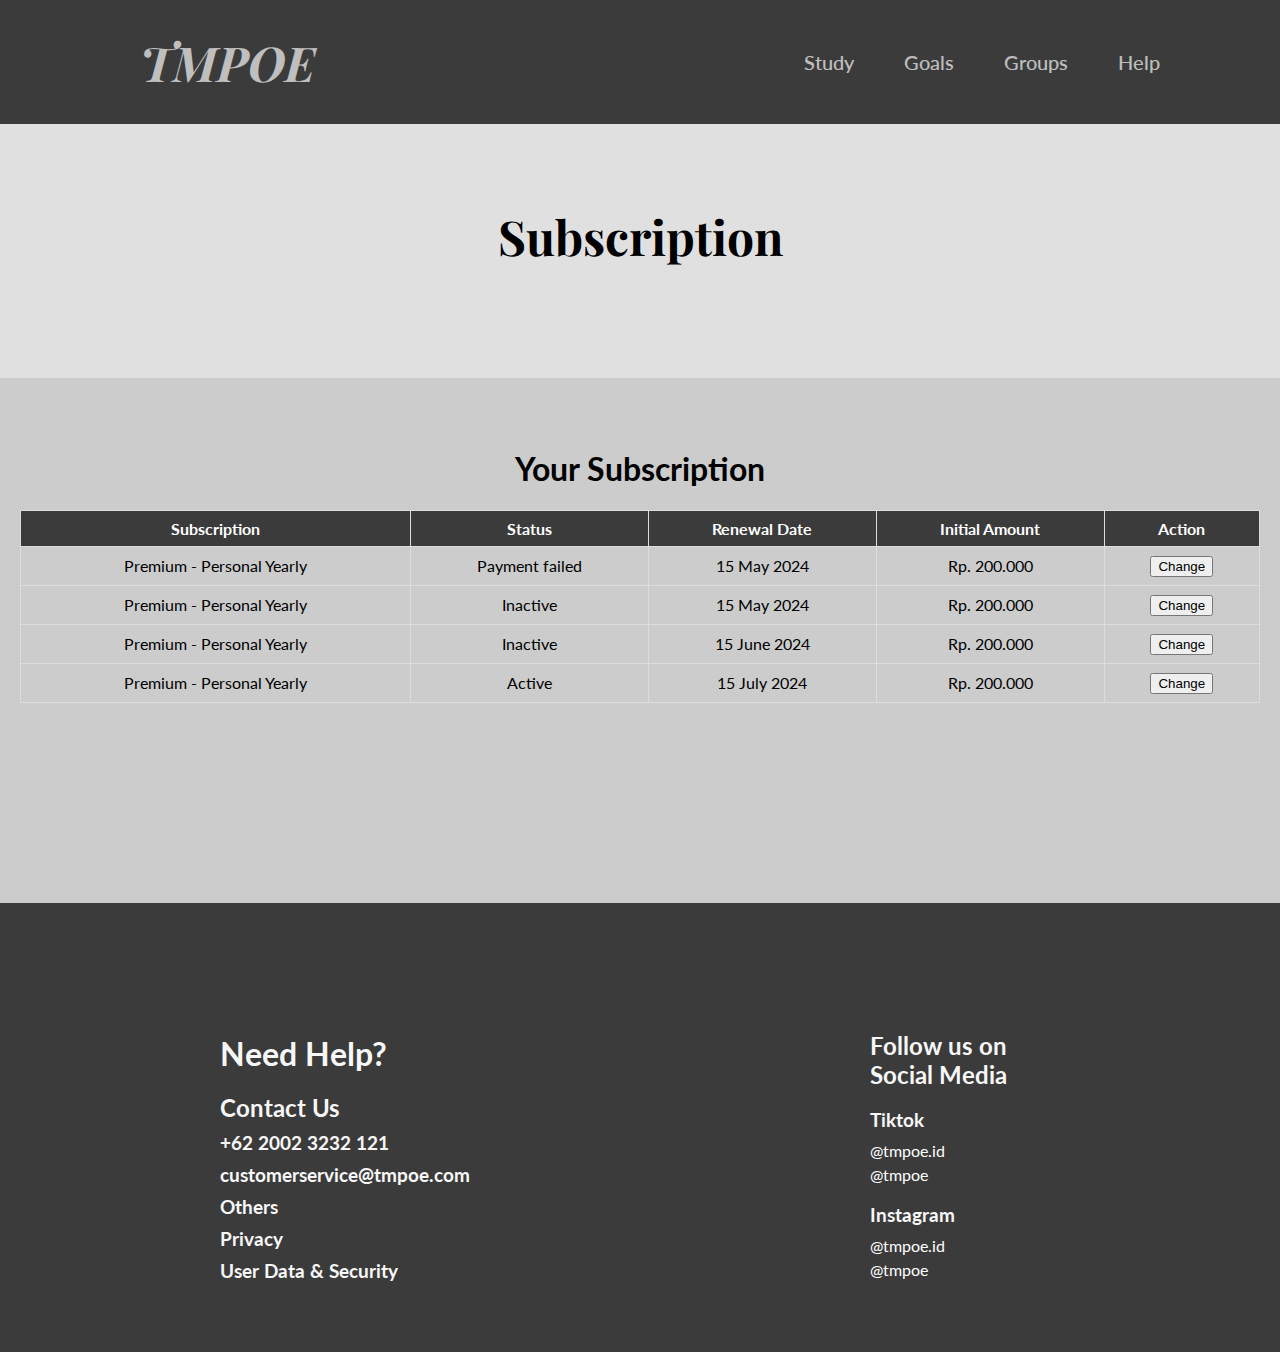
<file: helppage/SubscriptionPage.html>
<!DOCTYPE html>
<html lang="en">
<head>
    <meta charset="UTF-8">
    <meta name="viewport" content="width=device-width, initial-scale=1.0">
    <title>Subscription Page</title>
    <link rel="preconnect" href="https://fonts.googleapis.com">
    <link rel="preconnect" href="https://fonts.gstatic.com" crossorigin>
    <link href="https://fonts.googleapis.com/css2?family=Lato:ital,wght@0,100;0,300;0,400;0,700;0,900;1,100;1,300;1,400;1,700;1,900&display=swap" rel="stylesheet">
    <link href="https://fonts.googleapis.com/css2?family=Playfair+Display:wght@500&display=swap" rel="stylesheet">
    <style>
        body {
            margin: 0;
            font-family: 'Lato', sans-serif;
            background-color: #3b3b3b;
        }
        .navbar {
            display: flex;
            justify-content: space-between;
            align-items: center;
            padding: 10px 20px;
            background-color: none;
            
        }
        .navbar .logo {
            font-size: 48px;
            font-family: 'Playfair Display',serif;
            font-style: italic;
            font-weight: bold;
            margin-left: 100px;
            padding: 20px;
            text-decoration: none;
            color: #F7F7F7;
            opacity: 0.7;
            transition: all ease 300ms;
        }
        .navbar .logo:hover {
            opacity: 1;
            color: #FFFFFF;
        }
        .navbar-links {
            display: flex;
            align-items: center;
            margin-right: 100px;
        }
        .navbar-links a {
            font-family: 'Lato', sans-serif;
            font-weight: 500;
            font-size: 20px;
            color: #F7F7F7;
            opacity: 0.7;
            text-decoration: none;
            margin-left: 50px;
            transition: all ease 300ms;
        }
        .navbar-links a:hover {
            opacity: 1;
            color: #FFFFFF;

        }
        .banner {
            background-color: #E0E0E0;
            padding: 80px 20px;
            text-align: center;
        }
        .banner h1 {
            font-family: 'Playfair Display', serif;
            font-size: 48px;
            font-weight: bold; 
            margin: 0 0 30px;
            color: #000;
        }
        .subscription {
            text-align: center;
            padding: 50px 20px;
            bottom: 50px;
            margin-bottom: 50px;
            background-color: rgba(204, 204, 204, 1);
            padding-bottom: 200px;
        }
        .subscription table {
            width: 100%;
            border-collapse: collapse;
        }
        .subscription th, .subscription td {
            border: 1px solid #ddd;
            padding: 8px;
        }
        .subscription th {
            background-color: #3b3b3b;
            color: white;
            font-weight: bold;
        }
        .subscription tr:hover {
            background-color: #ddd;
        }
        .footer {
            background-color: #3b3b3b;
            color: #F7F7F7;
            padding: 50px 20px;
            display: flex;
            justify-content: space-between;
            align-items: center; 
            grid-template-columns: 2;
        }
        .footerLeft,
        .footerRight {
            flex: 1;
            padding: 10px 200px;
        }

        .footerRight {
            flex: 1;
            right: 10%;
        }
        .footerLeft h1 {
            margin-bottom: 20px;
        }
        .footerLeft h2,
        .footerLeft h3,
        .footerRight h2,
        .footerRight h3 {
            margin: 10px 0;
        }
        .footerRight li {
            list-style: none;
        }
        .footerRight a {
            color: white;
            text-decoration: none;
        }
        .footerRight h2 {
            margin-bottom: 20px;
        }
        .footerRight h3 {
            margin-bottom: 10px;
        }
        .footerRight ul {
            padding-left: 0;
            margin: 0; 
        }
        .footerRight ul li {
            margin-bottom: 5px;
        }
        .footerRight ul li a {
            display: inline-block;
            margin-right: 10px;
        }
        
        .footerRight h3 {
            margin-top: 20px; 
        }
        .footerRight ul.social-icons {
            display: flex;
            align-items: center;
        }
        .footerRight ul.social-icons li {
            margin-right: 20px;
        }

        .footerRight .social-icons {
            display: flex;
            flex-direction: row;
            align-items: center;
        }

        .footerRight .social-link {
            margin-right: 20px;
        }

        .footerRight .social-link:last-child {
            margin-right: 0;
        }

        .footerRight .social-link h3 {
            display: inline;
            margin-right: 5px;
        }

        .popup-overlay {
            position: fixed;
            top: 0;
            left: 0;
            width: 100%;
            height: 100%;
            background-color: rgba(0, 0, 0, 0.5);
            display: none;
            justify-content: center;
            align-items: center;
        }

        .popup-content {
            background-color: white;
            padding: 20px;
            border-radius: 5px;
            box-shadow: 0 0 10px rgba(0, 0, 0, 0.2);
        }

        .popup-content p {
            margin-bottom: 10px;
        }

        .popup-content p strong {
            font-weight: bold;
            font-size: x-large;
            padding-right: 50px;
            justify-content: left;
        }

        .popup-content p em {
            font-style: italic;
            opacity: 0.7;
        }

        .popup-content button {
            padding: 10px 20px;
            margin: 0 5px;
            border: none;
            border-radius: 5px;
            cursor: pointer;
            transition: background-color 0.3s;
        }

        .popup-content button.cancel {
            background-color: #DF5441;
            color: white;
            right: 10px;
        }

        .popup-content button.cancel:hover {
            background-color: gray;
        }

        .popup-content button.return {
            background-color: #363636;
            color: white;
        }

        .popup-content button.return:hover {
            background-color: gray;
        }
    </style>
</head>
    <body>
         <nav class="navbar">
            <a href="/homepage/index.html" class="logo">TMPOE</a>
            <div class="navbar-links">
                <a href="/studypage/index.html">Study</a>
                <a href="/goalspage/index.html">Goals</a>
                <a href="/groupspage/forumDiscussion.html">Groups</a>
                <a href="/helppage/ResolveProblemPagee.html">Help</a>
            </div>
        </nav>
        <section class="banner">
            <h1>Subscription</h1>
        </section>
        <section class="subscription">
            <h1>Your Subscription</h1>
            <table>
                <tr>
    <th>Subscription</th>
        <th>Status</th>
        <th>Renewal Date</th>
        <th>Initial Amount</th>
        <th>Action</th>
        </tr>
        <tr>
            <td>Premium - Personal Yearly</td>
            <td>Payment failed</td>
            <td>15 May 2024</td>
            <td>Rp. 200.000</td>
            <td><button onclick="showPopup()">Change</button></td>
        </tr>
        <tr>
            <td>Premium - Personal Yearly</td>
            <td>Inactive</td>
            <td>15 May 2024</td>
            <td>Rp. 200.000</td>
            <td><button onclick="showPopup()">Change</button></td>
        </tr>
        <tr>
            <td>Premium - Personal Yearly</td>
            <td>Inactive</td>
            <td>15 June 2024</td>
            <td>Rp. 200.000</td>
            <td><button onclick="showPopup()">Change</button></td>
        </tr>
        <tr>
            <td>Premium - Personal Yearly</td>
            <td>Active</td>
            <td>15 July 2024</td>
            <td>Rp. 200.000</td>
            <td><button onclick="showPopup()">Change</button></td>
        </tr>
        </table>
        </section>
        <footer class="footer">
            <div class="footerLeft">
                <h1>Need Help?</h1>
                <h2>Contact Us</h2>
                <h3>+62 2002 3232 121</h3>
                <h3>customerservice@tmpoe.com</h3>
                <h3>Others</h3>
                <h3>Privacy</h3>
                <h3>User Data & Security</h3>
            </div>
            <div class="footerRight">
                <h2>Follow us on<br>Social Media</h2>
                <h3>Tiktok</h3>
                <ul>
                    <li><a href="#">@tmpoe.id</a></li>
                    <li><a href="#">@tmpoe</a></li>
                </ul>
                <h3>Instagram</h3>
                <ul>
                    <li><a href="#">@tmpoe.id</a></li>
                    <li><a href="#">@tmpoe</a></li>
                </ul>
            </div>
        </footer>

        <div class="popup-overlay" id="popupOverlay">
        <div class="popup-content">
            <p><strong>You are about to annul your subscription</strong></p>
            <p><em>Once your subscription expires you will lose access to premium features</em></p>
            <p>Are you sure you want to annul your subscription?</p>
            <button class="return" onclick="hidePopup()">Return</button>
            <button class="cancel" onclick="cancelSubscription()">Cancel Subscription</button>
        </div>
        </div>

        <script>
        function showPopup() {
        document.getElementById('popupOverlay').style.display = 'flex';
        }
        function hidePopup() {
        document.getElementById('popupOverlay').style.display = 'none';
        }
        function cancelSubscription() {
        alert("Your subscription has been cancelled.");
        hidePopup(); 
        }
        </script>
    </body>
</html>
</file>
<file: homepage/style.css>
body {
    margin: 0;
    font-family: 'Lato', sans-serif;
    background-color: rgba(247, 247, 247, 0.6);
}
.navbar {
    display: flex;
    justify-content: space-between;
    align-items: center;
    padding: 10px 20px;
    background-color: none;
    
}
.navbar .logo {
    font-size: 48px;
    font-family: 'Playfair Display',serif;
    font-style: italic;
    font-weight: bold;
    margin-left: 100px;
    padding: 20px;
    text-decoration: none;
    color: #F7F7F7;
    opacity: 0.7;
    transition: all ease 300ms;
}
.navbar .logo:hover {
    opacity: 1;
    color: #FFFFFF;
}
.navbar-links {
    display: flex;
    align-items: center;
    margin-right: 100px;
}
.navbar-links a {
    font-family: 'Lato', sans-serif;
    font-weight: 500;
    font-size: 20px;
    color: #F7F7F7;
    opacity: 0.7;
    text-decoration: none;
    margin-left: 50px;
    transition: all ease 300ms;
}
.navbar-links a:hover {
    opacity: 1;
    color: #FFFFFF;

}

.hero-section{
    height: 100vh;
    max-width: 100%;
    background: url(../assets/hero-image.jpg) no-repeat center center;
    background-size: cover;
    position: relative;
}

.hero-section::before {
    content: "";
    position: absolute;
    top: 0;
    left: 0;
    width: 100%;
    height: 100%;
    background-color: rgba(0, 0, 0, 0.3);
    z-index: 1;
}
.hero-text{
    display:flex;
    text-align: center;
    align-items: center;
    justify-content: center;
    font-size: 30px;
    color: #F7F7F7;
    padding-top: 12%;
    text-shadow: 0px 0px 12px #3b3b3b;
    z-index: 2;
}

.hero-section > * {
    position: relative;
    z-index: 2;
}
.start-section{
    height: 100vh;
    display: flex;
    flex-direction: row;
}
.content-container{
    display: flex;
    flex-direction: row;
    padding: 100px;
}
.image-container{
    width: 50%;
    height: 100%;
    background: url(../assets/books.jpg) no-repeat center center;
    background-size: cover;
    box-shadow: 0px 0px 25px rgba(59, 59, 59, 0.5);
    border-radius: 6px;
}
.text-container{
    width: 50%;
    padding-left: 50px;
    display: flex;
    flex-direction: column;
    color: #3b3b3b;
}
.text-container h1{
    font-size: 48px;
    font-family: 'Playfair Display', serif;
    font-weight: 500;
}
.text-container h3{
    font-size: 24px;
    font-family: 'Lato', sans-serif;
    font-weight: bold;
}
.text-container p{
    font-size: 20px;
    font-family: 'Lato', sans-serif;
    font-weight: 500;
}
span{
    color: #DF5441;
}

.features-section{
    height: 70vh;
    display: flex;
    flex-direction: row;
    padding: 50px 100px;
    background-color: #f5f5f5;
}
.features-section .text-container{
    width: 30%;
}
.box-container{
    width: 70%;
    display: flex;
    flex-direction: row;
    flex-wrap: wrap;
    padding-left: 50px;
}
.box, .box2{
    width: 40%;
    height: 200px;
    border-radius: 6px;
    border: 1px solid black;
    padding: 30px;
    margin: 8px;
    display: flex;
}
.box{
    background-color: #DF5441;
}
.left-part{
    width: 40%;
    padding-right: 50px;   
}
.left-part h1{
    font-size: 32px;
    font-family: 'Lato', sans-serif;
    font-weight: bold;
    padding: 15px 0px;
}
.right-part1 h3, .right-part2 h3{
    font-size: 18px;
    color:#3b3b3b;
    opacity: 0.6;
    font-family: 'Lato', sans-serif;
    font-weight: 500;
    text-align: right;
    padding: 25px 0px;
}
.right-part1 button, .right-part2 button{
    width: 60px;
    height: 60px;
    border-top-left-radius: 10%;
    border-bottom-left-radius: 10%;
    border-top-right-radius: 10%;
    border-bottom-right-radius: 35%;
    translate: 76px 20px;
    border: none;
    cursor: pointer;
    transition: all ease 300ms;
}
.right-part1 button:hover, .right-part2 button:hover{
    border-radius: 50%;
    translate: 76px 15px;
}
.right-part1 button{
    background-color: #F7F7F7;
    box-shadow: 0px 0px 3px rgba(247, 247, 247, 0.8);
}
.right-part2 span{
    color:#F7F7F7;
}
.right-part2 button{
    align-items: center;
    justify-content: center;
    background-color: #DF5441;
    box-shadow: 0px 0px 3px rgba(240, 169, 103, 0.8);
}

.article-section{
    height: 100vh;
    display: flex;
}
.article-section .image-container{
    width: 50%;
    height: 100%;
    box-shadow: 0px 0px 25px rgba(59, 59, 59, 0.5);
    border-radius: 6px;
    background: url(../assets/mission.jpg) no-repeat center center;
    background-size: cover;
}
.article-section .image-container2{
    width: 50%;
    height: 100%;
    box-shadow: 0px 0px 25px rgba(59, 59, 59, 0.5);
    border-radius: 6px;
    background: url(../assets/vision.jpg) no-repeat center center;
    background-size: cover;
}
.article-section .text-container{
    margin-right: 50px;
}

.footer {
    background-color: #3b3b3b;
    color: #F7F7F7;
    padding: 50px 20px;
    display: flex;
    justify-content: space-between;
    align-items: center; 
    grid-template-columns: 2;
}
.footerLeft,
.footerRight {
    flex: 1;
    padding: 10px 200px;
}

.footerRight {
    flex: 1;
    right: 10%;
}
.footerLeft h1 {
    margin-bottom: 20px;
}
.footerLeft h2,
.footerLeft h3,
.footerRight h2,
.footerRight h3 {
    margin: 10px 0;
}
.footerRight li {
    list-style: none;
}
.footerRight a {
    color: white;
    text-decoration: none;
}
.footerRight h2 {
    margin-bottom: 20px;
}
.footerRight h3 {
    margin-bottom: 10px;
}
.footerRight ul {
    padding-left: 0;
    margin: 0; 
}
.footerRight ul li {
    margin-bottom: 5px;
}
.footerRight ul li a {
    display: inline-block;
    margin-right: 10px;
}

.footerRight h3 {
    margin-top: 20px; 
}
.footerRight ul.social-icons {
    display: flex;
    align-items: center;
}
.footerRight ul.social-icons li {
    margin-right: 20px;
}

.footerRight .social-icons {
    display: flex;
    flex-direction: row;
    align-items: center;
}

.footerRight .social-link {
    margin-right: 20px;
}

.footerRight .social-link:last-child {
    margin-right: 0;
}

.footerRight .social-link h3 {
    display: inline;
    margin-right: 5px;
}
</file>
<file: studypage/style.css>
body {
    margin: 0;
    font-family: 'Lato', sans-serif;
    background-color: rgba(247, 247, 247, 0.6);
}
.navbar {
    display: flex;
    justify-content: space-between;
    align-items: center;
    padding: 10px 20px;
    background-color: #3b3b3b;
    
}
.navbar .logo {
    font-size: 48px;
    font-family: 'Playfair Display',serif;
    font-style: italic;
    font-weight: bold;
    margin-left: 100px;
    padding: 20px;
    text-decoration: none;
    color: #F7F7F7;
    opacity: 0.7;
    transition: all ease 300ms;
}
.navbar .logo:hover {
    opacity: 1;
    color: #fff;
}
.navbar-links {
    display: flex;
    align-items: center;
    margin-right: 100px;
}
.navbar-links a {
    font-family: 'Lato', sans-serif;
    font-weight: 500;
    font-size: 20px;
    color: #F7F7F7;
    opacity: 0.7;
    text-decoration: none;
    margin-left: 50px;
    transition: all ease 300ms;
}
.navbar-links a:hover {
    opacity: 1;
    color: #fff;

}

/* Study-section */

.study-section{
    height: max-content;
    margin: 0;
    padding: 0;
    padding-bottom: 50px;
    display: flex;
    flex-direction: column;
    top: 25%;
    align-items: center;
    background: url(../assets/study-page.jpg) no-repeat center center;
    background-size: cover;
    color: white;
}

.content-container{
    border: 1px solid black;
    height: 50%;
    width: 50%;
}
.buttons-container{
    display: flex;
    padding: 20px 40px;
    margin-top: 50px;
    background-color: hsl(0, 0%, 20%);
    border-radius: 16px;
    
}

.buttons-container button{
    margin: 0px 15px;
    border: 1px solid #F7F7F7;
    border-radius: 6px;
    color: #F7F7F7;
    background-color: hsl(0, 0%, 25%);
    cursor:pointer;
    transition: all ease 300ms;

}
.buttons-container button:hover{
    box-shadow: 0px 0px 12px hsl(0, 0%, 15%);
    translate: 0px -2px;
    border: none;
    background-color: hsl(0, 0%, 25%);
}

.buttons-container .start, .pause, .stop, .setting{
    font-size: 20px;
    padding: 15px 40px;
}


/* timer */

.timer-container {
    margin-top: 30px;
    background-color: hsl(0, 0%, 25%);
    border: 1px solid #F7F7F7;
    border-radius: 10px;
    padding: 20px;
    text-align: center;
    color: #F7F7F7;
    font-size: 24px;
    font-weight: bold;
    width: 200px;
}

#timerState {
    font-size: 18px;
    margin-top: 10px;
    color: #CCCCCC;
}
.interval-container{
    padding: 20px;
}
.interval-indicator {
    display: inline-block;
    width: 20px;
    height: 20px;
    border-radius: 50%;
    margin: 0 5px;
}

.passed {
    background-color: #39FF14;
}

.remaining {
    background-color: #2e2e2e;
}

/* popup */

.container {
    background-color: #2e2e2e;
    border-radius: 24px;
    padding: 30px;
    width: 50%;
    text-align: center;
    margin-top: 30px;
}

.dropdown-container {
    width: 630px;
    margin-bottom: 40px;
}

.dropdown-label {
    font-size: 18px;
    margin-bottom: 10px;
    display: block;
    text-align: left;
}

.custom-select-wrapper {
    position: relative;
    width: 100%;
}

.dropdown {
    width: 100%;
    padding: 10px;
    padding-right: 40px; /* Extra space for the arrow */
    border: none;
    border-radius: 5px;
    background-color: #444444;
    color: #ffffff;
    font-size: 16px;
    appearance: none;
    -webkit-appearance: none;
    -moz-appearance: none;
    cursor: pointer;
}

.dropdown::after {
    content: '▼';
    font-size: 14px;
    color: #ffffff;
    position: absolute;
    right: 15px;
    top: 50%;
    transform: translateY(-50%);
    pointer-events: none;
}

.dropdown option {
    background-color: #444444;
    color: #ffffff;
}

.footer-tab {
    display: flex;
    justify-content: space-around;
    width: 100%;
    padding: 10px 0;
}

.circle-button {
    width: 40px;
    height: 40px;
    border-radius: 50%;
    border: none;
    background-color: #cd3b3b;
    color: #ffffff;
    font-size: 20px;
    display: flex;
    justify-content: center;
    align-items: center;
    cursor: pointer;
}

.save-button {
    background-color: #28a745; /* Green color */
}

.popup {
    display: none;
    position: fixed;
    z-index: 1;
    left: 0;
    top: 0;
    width: 100%;
    height: 100%;
    background-color: rgba(0, 0, 0, 0.5);
    overflow: auto;
    justify-content: center;
    align-items: center;
}

.popup-content {
    background-color: #fefefe;
    margin: 15% auto;
    padding: 20px;
    border: 1px solid #888;
    width: 80%;
    max-width: 400px;
    text-align: center;
    border-radius: 5px;
    position: relative;
}

.close {
    color: #aaa;
    float: right;
    font-size: 28px;
    font-weight: bold;
    cursor: pointer;
}

.close:hover,
.close:focus {
    color: black;
    text-decoration: none;
    cursor: pointer;
}
/* footer */
.footer {
    background-color: #3b3b3b;
    color: #F7F7F7;
    padding: 50px 20px;
    display: flex;
    justify-content: space-between;
    align-items: center; 
    grid-template-columns: 2;
}
.footerLeft,
.footerRight {
    flex: 1;
    padding: 10px 200px;
}

.footerRight {
    flex: 1;
    right: 10%;
}
.footerLeft h1 {
    margin-bottom: 20px;
}
.footerLeft h2,
.footerLeft h3,
.footerRight h2,
.footerRight h3 {
    margin: 10px 0;
}
.footerRight li {
    list-style: none;
}
.footerRight a {
    color: white;
    text-decoration: none;
}
.footerRight h2 {
    margin-bottom: 20px;
}
.footerRight h3 {
    margin-bottom: 10px;
}
.footerRight ul {
    padding-left: 0;
    margin: 0; 
}
.footerRight ul li {
    margin-bottom: 5px;
}
.footerRight ul li a {
    display: inline-block;
    margin-right: 10px;
}

.footerRight h3 {
    margin-top: 20px; 
}
.footerRight ul.social-icons {
    display: flex;
    align-items: center;
}
.footerRight ul.social-icons li {
    margin-right: 20px;
}

.footerRight .social-icons {
    display: flex;
    flex-direction: row;
    align-items: center;
}

.footerRight .social-link {
    margin-right: 20px;
}

.footerRight .social-link:last-child {
    margin-right: 0;
}

.footerRight .social-link h3 {
    display: inline;
    margin-right: 5px;
}
</file>
